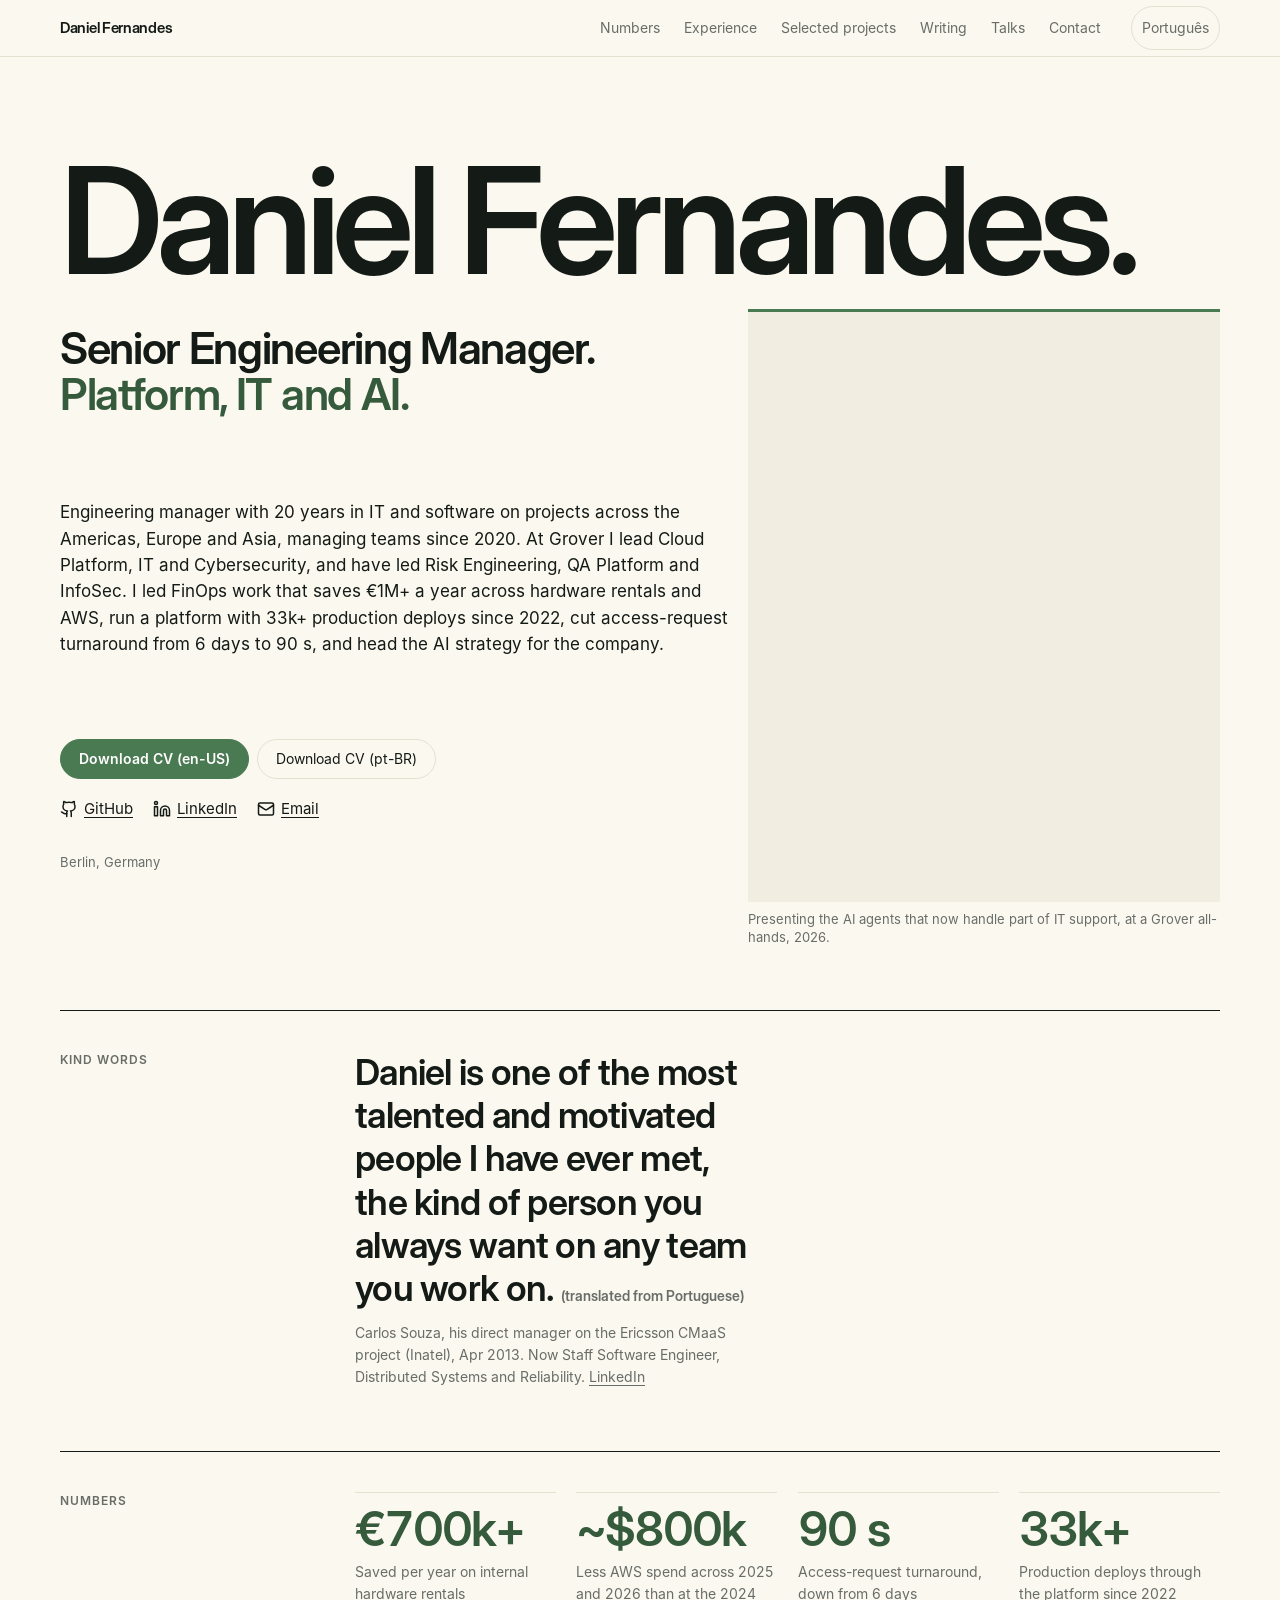
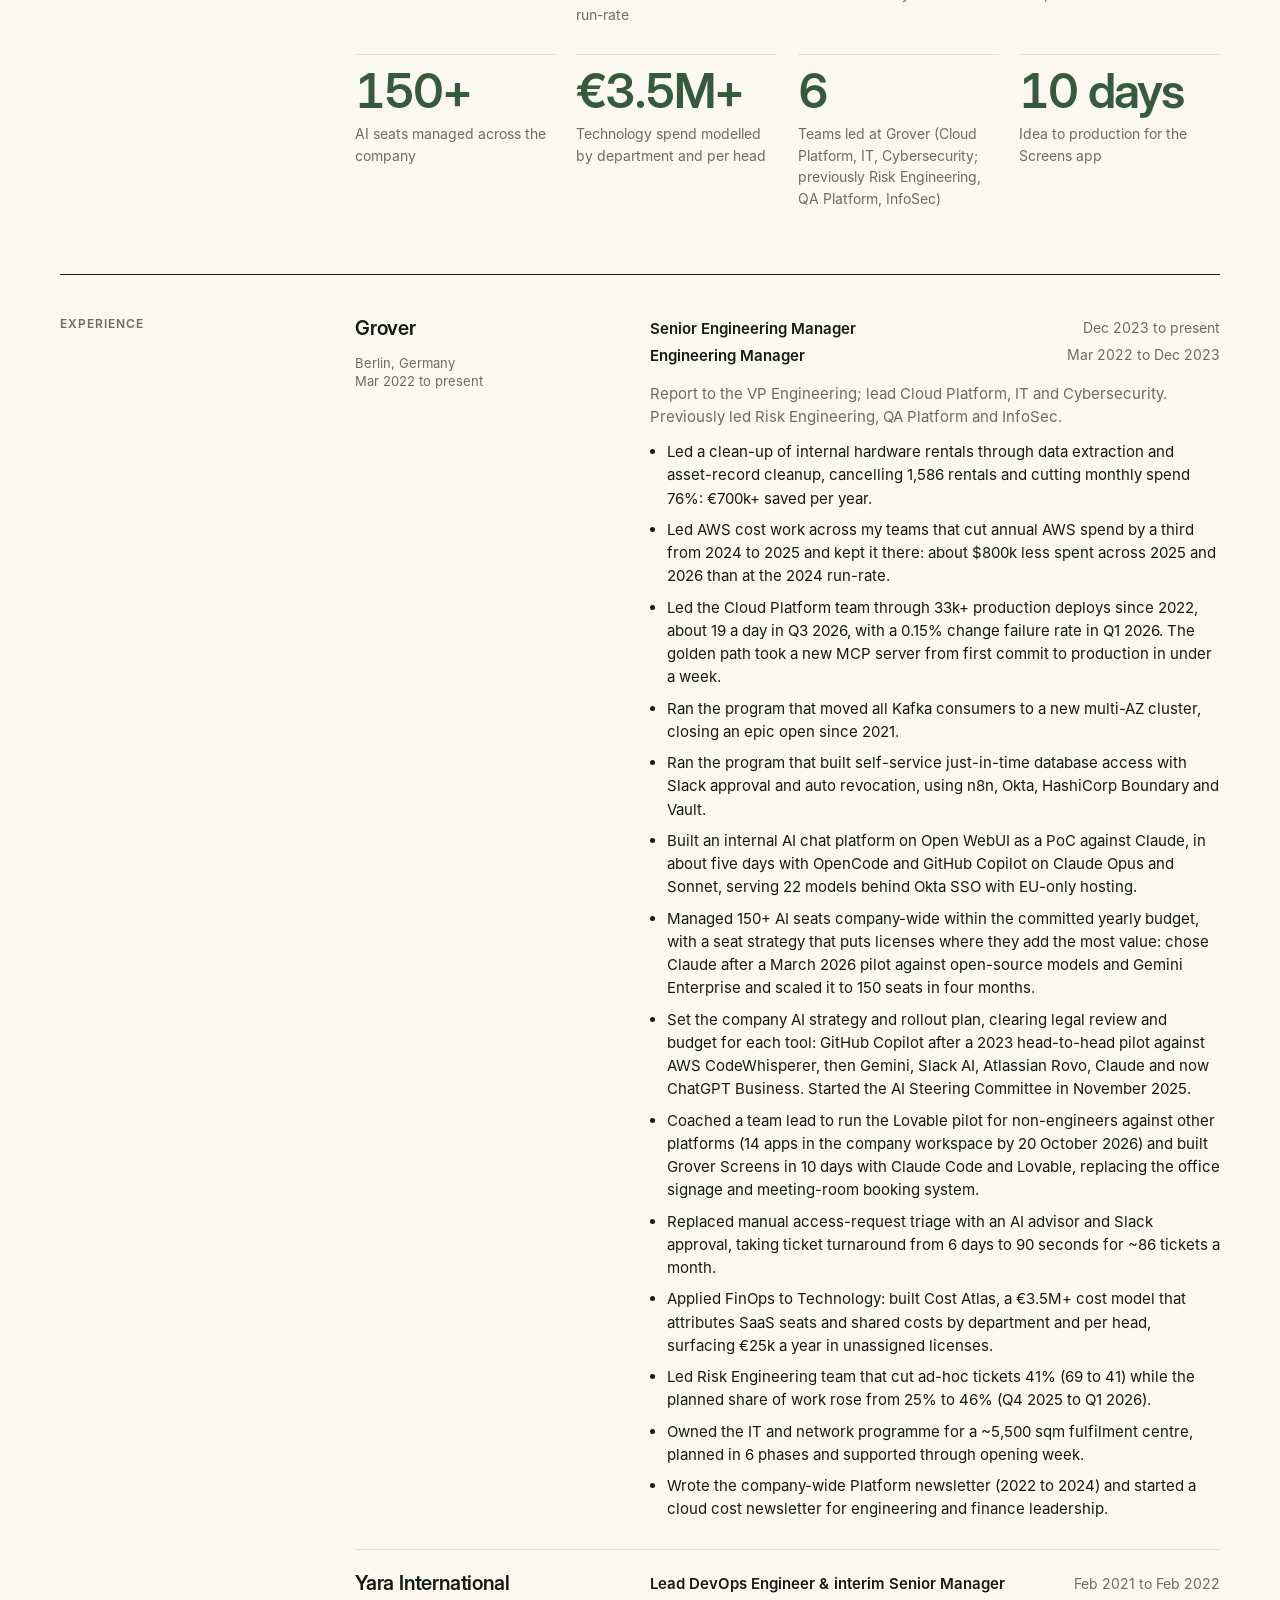
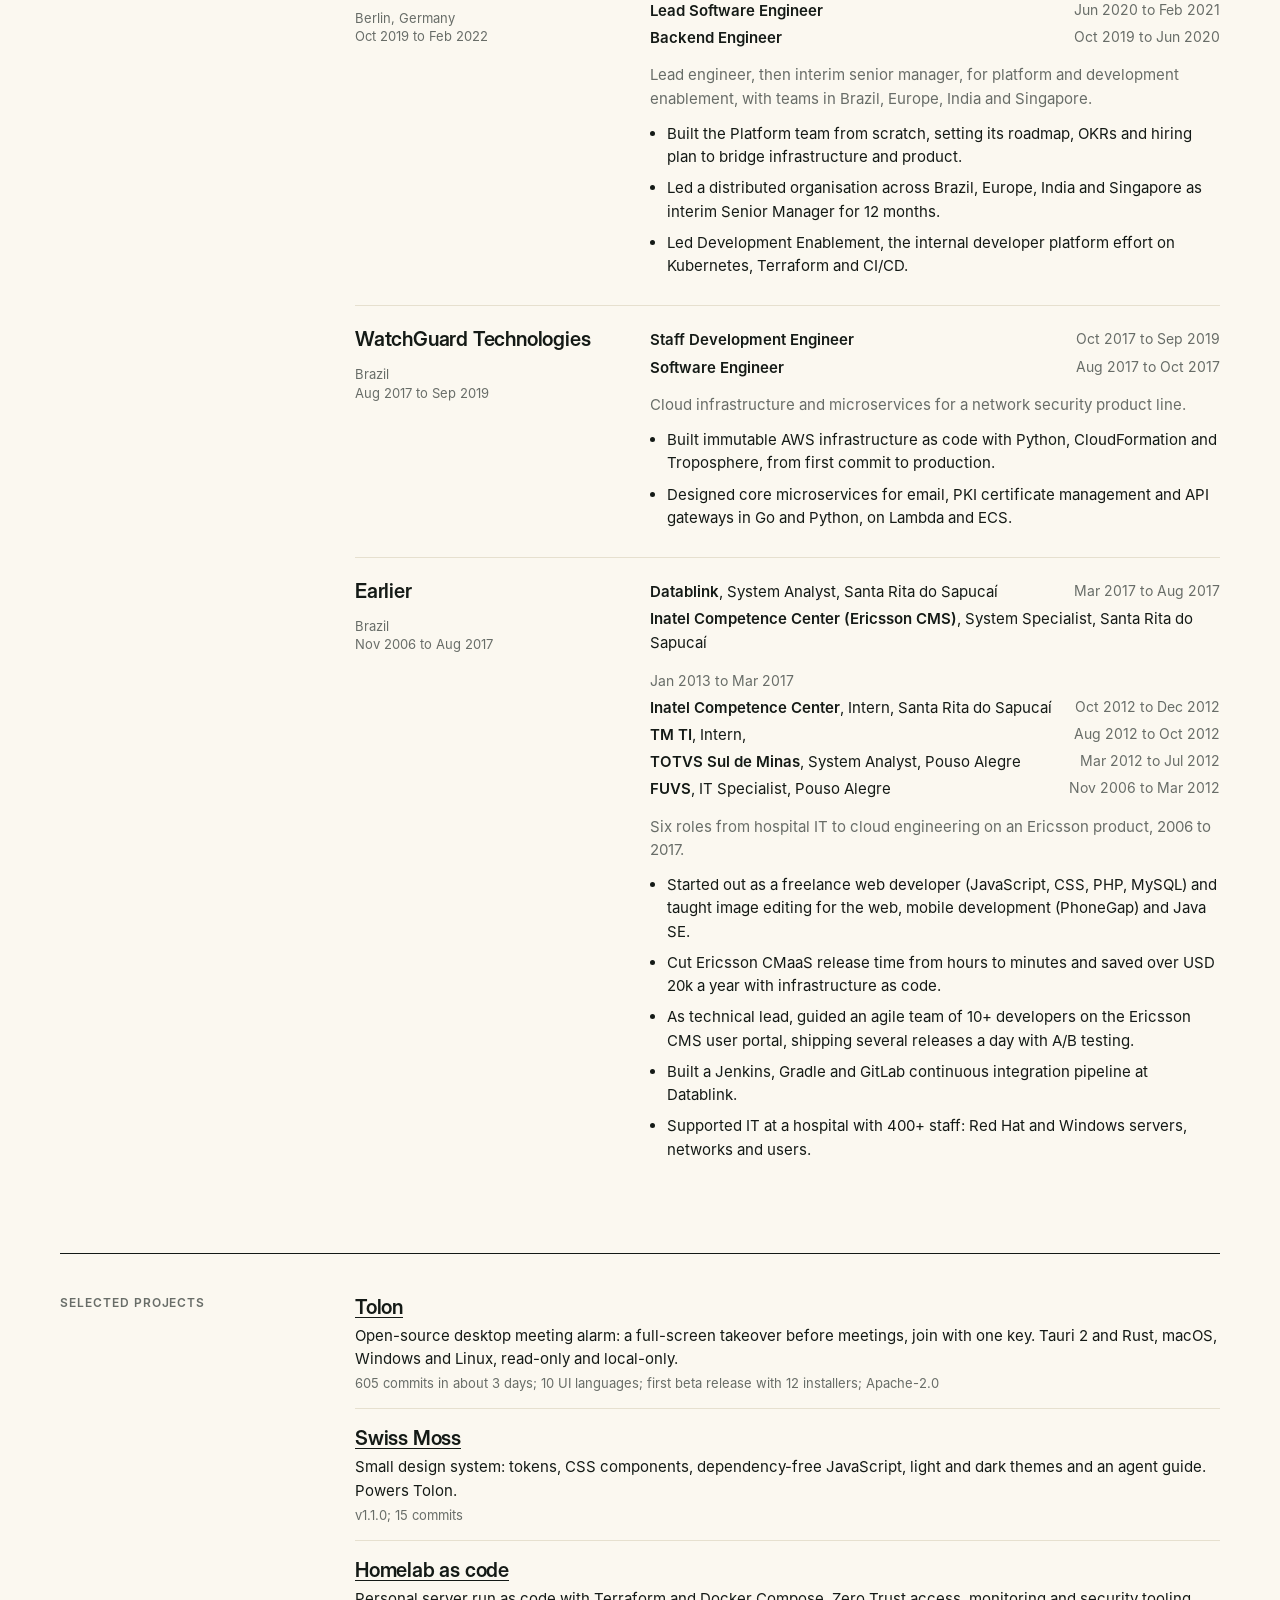
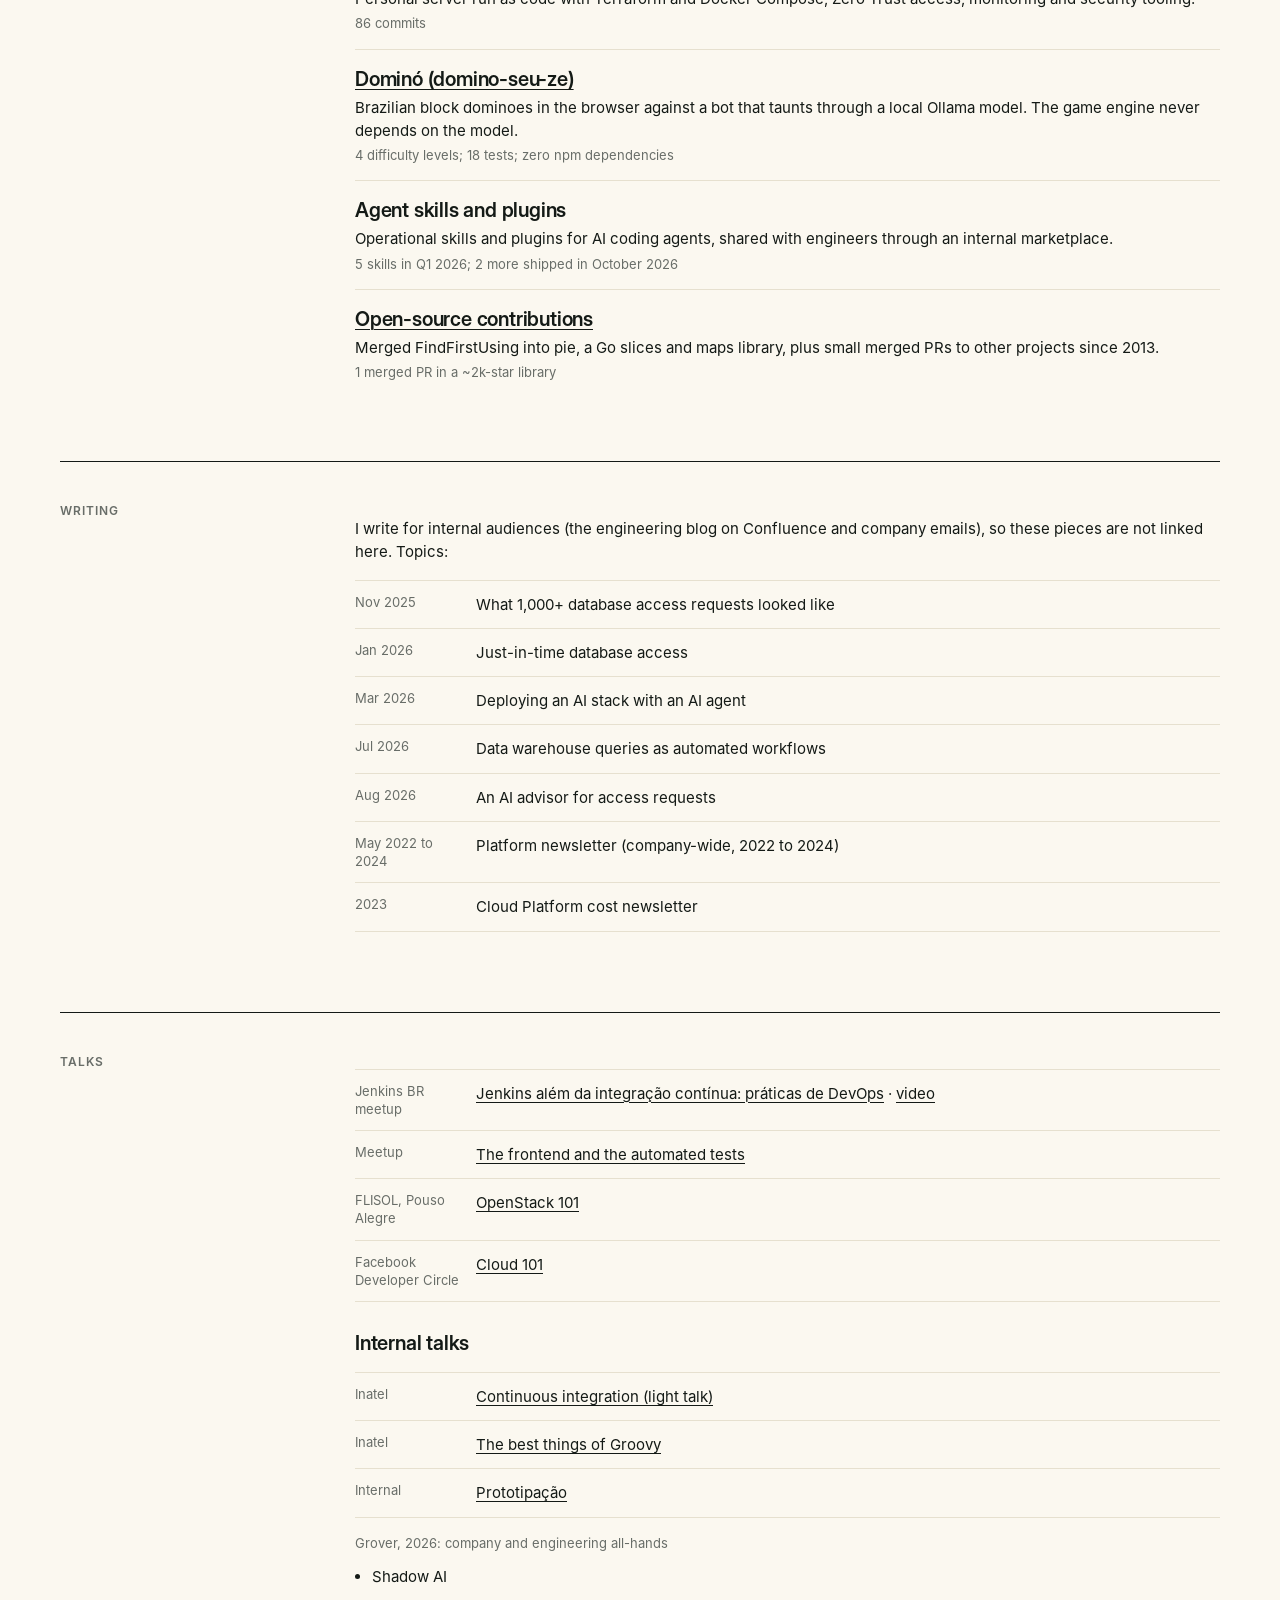
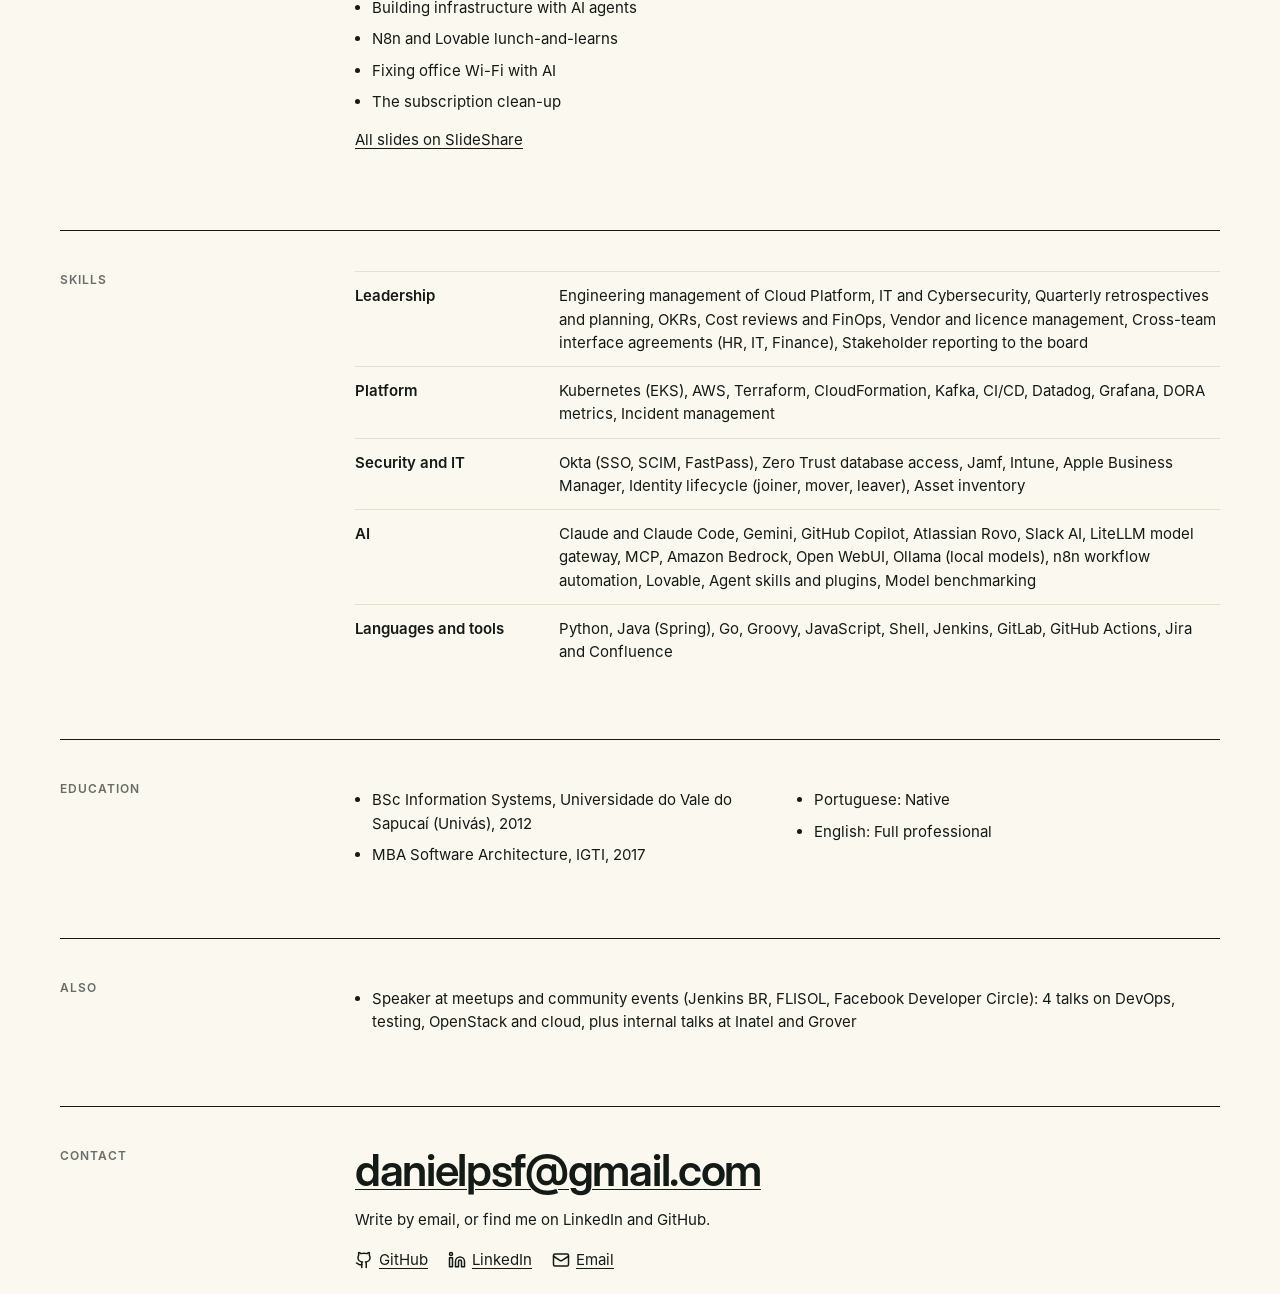
<file: apps/site/web/index.html>
<!doctype html>
<html lang="en-US">
  <head>
    <meta charset="utf-8" />
    <meta name="viewport" content="width=device-width,initial-scale=1,viewport-fit=cover" />
    <title>Daniel Fernandes: Senior Engineering Manager</title>
    <meta
      name="description"
      content="Engineering manager with 20 years in IT and software on projects across the Americas, Europe and Asia, managing teams since 2020."
    />
    <link rel="canonical" href="https://danielpsf.net/" />
    <link rel="alternate" hreflang="en-US" href="https://danielpsf.net/" />
    <link rel="alternate" hreflang="pt-BR" href="https://danielpsf.net/pt/" />
    <link rel="alternate" hreflang="x-default" href="https://danielpsf.net/" />
    <meta name="color-scheme" content="light dark" />
    <meta name="theme-color" content="#FBF8F0" media="(prefers-color-scheme: light)" />
    <meta name="theme-color" content="#121A15" media="(prefers-color-scheme: dark)" />
    <meta name="author" content="Daniel Fernandes" />
    <meta property="og:type" content="profile" />
    <meta property="og:site_name" content="Daniel Fernandes" />
    <meta property="og:title" content="Daniel Fernandes: Senior Engineering Manager" />
    <meta
      property="og:description"
      content="Engineering manager with 20 years in IT and software on projects across the Americas, Europe and Asia, managing teams since 2020."
    />
    <meta property="og:url" content="https://danielpsf.net/" />
    <meta property="og:image" content="https://danielpsf.net/og.jpg" />
    <meta property="og:image:width" content="1200" />
    <meta property="og:image:height" content="630" />
    <meta
      property="og:image:alt"
      content="Daniel Fernandes on stage with a microphone, presenting a talk titled Bots running around the IT department."
    />
    <meta property="og:locale" content="en_US" />
    <meta name="twitter:card" content="summary_large_image" />
    <meta name="twitter:title" content="Daniel Fernandes: Senior Engineering Manager" />
    <meta
      name="twitter:description"
      content="Engineering manager with 20 years in IT and software on projects across the Americas, Europe and Asia, managing teams since 2020."
    />
    <meta name="twitter:image" content="https://danielpsf.net/og.jpg" />
    <meta
      name="twitter:image:alt"
      content="Daniel Fernandes on stage with a microphone, presenting a talk titled Bots running around the IT department."
    />
    <meta property="profile:first_name" content="Daniel" />
    <meta property="profile:last_name" content="Fernandes" />
    <link rel="icon" href="favicon.svg" type="image/svg+xml" />
    <link rel="preload" href="fonts/inter-400.woff2" as="font" type="font/woff2" crossorigin />
    <link rel="preload" href="fonts/inter-display-600.woff2" as="font" type="font/woff2" crossorigin />
    <link rel="stylesheet" href="vendor/swiss-moss/tokens/tokens.css" />
    <link rel="stylesheet" href="vendor/swiss-moss/css/swiss-moss.css" />
    <link rel="stylesheet" href="css/site.css?v=7a4fd43d" />
    <script type="application/ld+json">
      {"@context":"https://schema.org","@type":"ProfilePage","dateModified":"2026-11-02","inLanguage":"en-US","mainEntity":{"@type":"Person","name":"Daniel Fernandes","url":"https://danielpsf.net/","jobTitle":"Senior Engineering Manager","description":"Engineering manager with 20 years in IT and software on projects across the Americas, Europe and Asia, managing teams since 2020.","worksFor":{"@type":"Organization","name":"Grover"},"address":{"@type":"PostalAddress","addressLocality":"Berlin","addressCountry":"DE"},"alumniOf":[{"@type":"CollegeOrUniversity","name":"Universidade do Vale do Sapucaí (Univás)"}],"knowsAbout":["Platform engineering","Cloud infrastructure","IT","Cybersecurity","AI tooling"],"sameAs":["https://github.com/danielpsf","https://linkedin.com/in/danielpedro09"]}}
    </script>
  </head>
  <body>
    <a class="skip" href="#main">Skip to content</a>
    <header class="top">
      <div class="wrap bar">
        <a class="mark" href="#top">Daniel Fernandes</a>
        <button class="menu-btn" type="button" popovertarget="site-menu">
          <span class="ico" aria-hidden="true"></span>Menu
        </button>
        <nav id="site-menu" class="menu" popover aria-label="Primary">
          <a href="#numbers">Numbers</a><a href="#experience">Experience</a><a href="#projects">Selected projects</a
          ><a href="#writing">Writing</a><a href="#talks">Talks</a><a href="#contact">Contact</a>
        </nav>
        <a class="lang" href="pt/" hreflang="pt-BR" lang="pt-BR">Português</a>
      </div>
    </header>
    <main id="main">
      <div class="wrap">
        <section class="hero g" id="top">
          <h1 class="sm-display-xl">Daniel Fernandes.</h1>
          <p class="role sm-display-m">Senior Engineering Manager. <span class="focus">Platform, IT and AI.</span></p>
          <p class="lede sm-lead">
            Engineering manager with 20 years in IT and software on projects across the Americas, Europe and Asia, managing teams since 2020. At Grover I lead Cloud Platform, IT and Cybersecurity, and have led Risk Engineering, QA Platform and InfoSec. I led FinOps work that saves €1M+ a year across hardware rentals and AWS, run a platform with 33k+ production deploys since 2022, cut access-request turnaround from 6 days to 90 s, and head the AI strategy for the company.
          </p>
          <figure class="hero-photo">
            <picture
              ><source
                media="(max-width:899px)"
                type="image/webp"
                srcset="img/talk-portrait-600.webp"
                width="600"
                height="750" />
              <source
                media="(max-width:899px)"
                type="image/jpeg"
                srcset="img/talk-portrait-600.jpg"
                width="600"
                height="750" />
              <source
                type="image/webp"
                srcset="img/talk-640.webp 640w, img/talk-960.webp 960w, img/talk-1280.webp 1280w"
                sizes="(min-width:1240px) 480px, 40vw"
                width="1280"
                height="853" />
              <img
                src="img/talk-1280.jpg"
                width="1280"
                height="853"
                alt="Daniel Fernandes on stage with a microphone, presenting a talk titled Bots running around the IT department."
                loading="eager"
                fetchpriority="high"
                decoding="async"
            /></picture>
            <figcaption class="sm-caption">
              Presenting the AI agents that now handle part of IT support, at a Grover all-hands, 2026.
            </figcaption>
          </figure>
          <div class="hero-links">
            <div class="sm-cluster">
              <a class="sm-btn primary" href="/cv/daniel_cv_enUS.pdf" download="daniel_cv_enUS.pdf">Download CV (en-US)</a
              ><a class="sm-btn" href="/cv/daniel_cv_ptBR.pdf?v=968b4002" download="daniel_cv_ptBR.pdf">Download CV (pt-BR)</a>
            </div>
            <ul class="sm-cluster plain links" role="list">
              <li><a href="https://github.com/danielpsf" rel="me noopener"><svg viewBox="0 0 24 24" fill="none" stroke="currentColor" stroke-width="2" stroke-linecap="round" stroke-linejoin="round" aria-hidden="true" focusable="false"><path d="M15 22v-4a4.8 4.8 0 0 0-1-3.5c3 0 6-2 6-5.5.08-1.25-.27-2.48-1-3.5.28-1.15.28-2.35 0-3.5 0 0-1 0-3 1.5-2.64-.5-5.36-.5-8 0C6 2 5 2 5 2c-.3 1.15-.3 2.35 0 3.5A5.403 5.403 0 0 0 4 9c0 3.5 3 5.5 6 5.5-.39.49-.68 1.05-.85 1.65-.17.6-.22 1.23-.15 1.85v4"/><path d="M9 18c-4.51 2-5-2-7-2"/></svg>GitHub</a></li>
              <li><a href="https://linkedin.com/in/danielpedro09" rel="me noopener"><svg viewBox="0 0 24 24" fill="none" stroke="currentColor" stroke-width="2" stroke-linecap="round" stroke-linejoin="round" aria-hidden="true" focusable="false"><path d="M16 8a6 6 0 0 1 6 6v7h-4v-7a2 2 0 0 0-2-2 2 2 0 0 0-2 2v7h-4v-7a6 6 0 0 1 6-6z"/><rect width="4" height="12" x="2" y="9"/><circle cx="4" cy="4" r="2"/></svg>LinkedIn</a></li>
              <li><a href="mailto:danielpsf@gmail.com"><svg viewBox="0 0 24 24" fill="none" stroke="currentColor" stroke-width="2" stroke-linecap="round" stroke-linejoin="round" aria-hidden="true" focusable="false"><rect width="20" height="16" x="2" y="4" rx="2"/><path d="m22 7-8.97 5.7a1.94 1.94 0 0 1-2.06 0L2 7"/></svg>Email</a></li>
            </ul>
            <p class="sm-caption">Berlin, Germany</p>
          </div>
        </section>
        <section class="sec" id="kind">
          <div class="g">
            <h2 class="lbl">Kind words</h2>
            <div class="body">
              <figure class="quote">
                <blockquote>
                  <p>
                    Daniel is one of the most talented and motivated people I have ever met, the kind of person you
                    always want on any team you work on. <span class="note">(translated from Portuguese)</span>
                  </p>
                </blockquote>
                <figcaption>
                  Carlos Souza, his direct manager on the Ericsson CMaaS project (Inatel), Apr 2013. Now Staff Software
                  Engineer, Distributed Systems and Reliability.
                  <a href="https://www.linkedin.com/in/danielpedro09/details/recommendations/" rel="noopener"
                    >LinkedIn</a
                  >
                </figcaption>
              </figure>
            </div>
          </div>
        </section>
        <section class="sec" id="numbers">
          <div class="g">
            <h2 class="lbl">Numbers</h2>
            <ul class="figs" role="list">
              <li>
                <p class="fig-v">€700k+</p>
                <p class="fig-l">Saved per year on internal hardware rentals</p>
              </li>
              <li>
                <p class="fig-v">~$800k</p>
                <p class="fig-l">Less AWS spend across 2025 and 2026 than at the 2024 run-rate</p>
              </li>
              <li>
                <p class="fig-v">90 s</p>
                <p class="fig-l">Access-request turnaround, down from 6 days</p>
              </li>
              <li>
                <p class="fig-v">33k+</p>
                <p class="fig-l">Production deploys through the platform since 2022</p>
              </li>
              <li>
                <p class="fig-v">150+</p>
                <p class="fig-l">AI seats managed across the company</p>
              </li>
              <li>
                <p class="fig-v">€3.5M+</p>
                <p class="fig-l">Technology spend modelled by department and per head</p>
              </li>
              <li>
                <p class="fig-v">6</p>
                <p class="fig-l">
                  Teams led at Grover (Cloud Platform, IT, Cybersecurity; previously Risk Engineering, QA Platform,
                  InfoSec)
                </p>
              </li>
              <li>
                <p class="fig-v">10 days</p>
                <p class="fig-l">Idea to production for the Screens app</p>
              </li>
            </ul>
          </div>
        </section>
        <section class="sec" id="experience">
          <div class="g">
            <h2 class="lbl">Experience</h2>
            <div class="body">
              <article class="job">
                <header>
                  <h3 class="sm-heading">Grover</h3>
                  <p class="sm-caption">Berlin, Germany<br />Mar 2022 to present</p>
                </header>
                <div>
                  <ul class="roles" role="list">
                    <li><strong>Senior Engineering Manager</strong><span class="per">Dec 2023 to present</span></li>
                    <li><strong>Engineering Manager</strong><span class="per">Mar 2022 to Dec 2023</span></li>
                  </ul>
                  <p class="scope">
                    Report to the VP Engineering; lead Cloud Platform, IT and Cybersecurity. Previously led Risk
                    Engineering, QA Platform and InfoSec.
                  </p>
                  <ul class="bul">
                    <li>
                      Led a clean-up of internal hardware rentals through data extraction and asset-record cleanup, cancelling 1,586 rentals and cutting monthly spend 76%: €700k+ saved per year.
                    </li>
                    <li>
                      Led AWS cost work across my teams that cut annual AWS spend by a third from 2024 to 2025 and kept it there: about $800k less spent across 2025 and 2026 than at the 2024 run-rate.
                    </li>
                    <li>
                      Led the Cloud Platform team through 33k+ production deploys since 2022, about 19 a day in Q3 2026, with a 0.15% change failure rate in Q1 2026. The golden path took a new MCP server from first commit to production in under a week.
                    </li>
                    <li>
                      Ran the program that moved all Kafka consumers to a new multi-AZ cluster, closing an epic open since 2021.
                    </li>
                    <li>
                      Ran the program that built self-service just-in-time database access with Slack approval and auto revocation, using n8n, Okta, HashiCorp Boundary and Vault.
                    </li>
                    <li>
                      Built an internal AI chat platform on Open WebUI as a PoC against Claude, in about five days with OpenCode and GitHub Copilot on Claude Opus and Sonnet, serving 22 models behind Okta SSO with EU-only hosting.
                    </li>
                    <li>
                      Managed 150+ AI seats company-wide within the committed yearly budget, with a seat strategy that puts licenses where they add the most value: chose Claude after a March 2026 pilot against open-source models and Gemini Enterprise and scaled it to 150 seats in four months.
                    </li>
                    <li>
                      Set the company AI strategy and rollout plan, clearing legal review and budget for each tool: GitHub Copilot after a 2023 head-to-head pilot against AWS CodeWhisperer, then Gemini, Slack AI, Atlassian Rovo, Claude and now ChatGPT Business. Started the AI Steering Committee in November 2025.
                    </li>
                    <li>
                      Coached a team lead to run the Lovable pilot for non-engineers against other platforms (14 apps in the company workspace by 20 October 2026)
                      and built Grover Screens in 10 days with Claude Code and Lovable, replacing the office signage and meeting-room booking system.
                    </li>
                    <li>
                      Replaced manual access-request triage with an AI advisor and Slack approval, taking ticket
                      turnaround from 6 days to 90 seconds for ~86 tickets a month.
                    </li>
                    <li>
                      Applied FinOps to Technology: built Cost Atlas, a €3.5M+ cost model that attributes SaaS seats and shared costs by department and per head, surfacing €25k a year in unassigned licenses.
                    </li>
                    <li>
                      Led Risk Engineering team that cut ad-hoc tickets 41% (69 to 41) while the planned share of work
                      rose from 25% to 46% (Q4 2025 to Q1 2026).
                    </li>
                    <li>
                      Owned the IT and network programme for a ~5,500 sqm fulfilment centre, planned in 6 phases and
                      supported through opening week.
                    </li>
                    <li>
                      Wrote the company-wide Platform newsletter (2022 to 2024) and started a cloud cost newsletter for
                      engineering and finance leadership.
                    </li>
                  </ul>
                </div>
              </article>
              <article class="job">
                <header>
                  <h3 class="sm-heading">Yara International</h3>
                  <p class="sm-caption">Berlin, Germany<br />Oct 2019 to Feb 2022</p>
                </header>
                <div>
                  <ul class="roles" role="list">
                    <li>
                      <strong class="mid" title="Lead DevOps Engineer &amp; interim Senior Manager"><span>Lead DevOps Engineer &amp;</span> <span>interim Senior Manager</span></strong
                      ><span class="per">Feb 2021 to Feb 2022</span>
                    </li>
                    <li><strong>Lead Software Engineer</strong><span class="per">Jun 2020 to Feb 2021</span></li>
                    <li><strong>Backend Engineer</strong><span class="per">Oct 2019 to Jun 2020</span></li>
                  </ul>
                  <p class="scope">
                    Lead engineer, then interim senior manager, for platform and development enablement, with teams in
                    Brazil, Europe, India and Singapore.
                  </p>
                  <ul class="bul">
                    <li>
                      Built the Platform team from scratch, setting its roadmap, OKRs and hiring plan to bridge
                      infrastructure and product.
                    </li>
                    <li>
                      Led a distributed organisation across Brazil, Europe, India and Singapore as interim Senior
                      Manager for 12 months.
                    </li>
                    <li>
                      Led Development Enablement, the internal developer platform effort on Kubernetes, Terraform and
                      CI/CD.
                    </li>
                  </ul>
                </div>
              </article>
              <article class="job">
                <header>
                  <h3 class="sm-heading">WatchGuard Technologies</h3>
                  <p class="sm-caption">Brazil<br />Aug 2017 to Sep 2019</p>
                </header>
                <div>
                  <ul class="roles" role="list">
                    <li><strong>Staff Development Engineer</strong><span class="per">Oct 2017 to Sep 2019</span></li>
                    <li><strong>Software Engineer</strong><span class="per">Aug 2017 to Oct 2017</span></li>
                  </ul>
                  <p class="scope">Cloud infrastructure and microservices for a network security product line.</p>
                  <ul class="bul">
                    <li>
                      Built immutable AWS infrastructure as code with Python, CloudFormation and Troposphere, from first
                      commit to production.
                    </li>
                    <li>
                      Designed core microservices for email, PKI certificate management and API gateways in Go and
                      Python, on Lambda and ECS.
                    </li>
                  </ul>
                </div>
              </article>
              <article class="job">
                <header>
                  <h3 class="sm-heading">Earlier</h3>
                  <p class="sm-caption">Brazil<br />Nov 2006 to Aug 2017</p>
                </header>
                <div>
                  <ul class="roles" role="list">
                    <li>
                      <span><strong>Datablink</strong>, System Analyst, Santa Rita do Sapucaí</span
                      ><span class="per">Mar 2017 to Aug 2017</span>
                    </li>
                    <li>
                      <span
                        ><strong>Inatel Competence Center (Ericsson CMS)</strong>, System Specialist, Santa Rita do
                        Sapucaí</span
                      ><span class="per">Jan 2013 to Mar 2017</span>
                    </li>
                    <li>
                      <span><strong>Inatel Competence Center</strong>, Intern, Santa Rita do Sapucaí</span
                      ><span class="per">Oct 2012 to Dec 2012</span>
                    </li>
                    <li>
                      <span><strong>TM TI</strong>, Intern, </span><span class="per">Aug 2012 to Oct 2012</span>
                    </li>
                    <li>
                      <span><strong>TOTVS Sul de Minas</strong>, System Analyst, Pouso Alegre</span
                      ><span class="per">Mar 2012 to Jul 2012</span>
                    </li>
                    <li>
                      <span><strong>FUVS</strong>, IT Specialist, Pouso Alegre</span
                      ><span class="per">Nov 2006 to Mar 2012</span>
                    </li>
                  </ul>
                  <p class="scope">
                    Six roles from hospital IT to cloud engineering on an Ericsson product, 2006 to 2017.
                  </p>
                  <ul class="bul">
                    <li>
                      Started out as a freelance web developer (JavaScript, CSS, PHP, MySQL) and taught image editing
                      for the web, mobile development (PhoneGap) and Java SE.
                    </li>
                    <li>
                      Cut Ericsson CMaaS release time from hours to minutes and saved over USD 20k a year with
                      infrastructure as code.
                    </li>
                    <li>
                      As technical lead, guided an agile team of 10+ developers on the Ericsson CMS user portal, shipping several releases a day with A/B testing.
                    </li>
                    <li>Built a Jenkins, Gradle and GitLab continuous integration pipeline at Datablink.</li>
                    <li>
                      Supported IT at a hospital with 400+ staff: Red Hat and Windows servers, networks and users.
                    </li>
                  </ul>
                </div>
              </article>
            </div>
          </div>
        </section>
        <section class="sec" id="projects">
          <div class="g">
            <h2 class="lbl">Selected projects</h2>
            <ul class="body projs" role="list">
              <li>
                <h3 class="sm-heading"><a href="https://github.com/danielpsf/tolon" rel="noopener">Tolon</a></h3>
                <p>
                  Open-source desktop meeting alarm: a full-screen takeover before meetings, join with one key. Tauri 2
                  and Rust, macOS, Windows and Linux, read-only and local-only.
                </p>
                <p class="sm-caption">
                  605 commits in about 3 days; 10 UI languages; first beta release with 12 installers; Apache-2.0
                </p>
              </li>
              <li>
                <h3 class="sm-heading">
                  <a href="https://danielpsf.github.io/swiss-moss/" rel="noopener">Swiss Moss</a>
                </h3>
                <p>
                  Small design system: tokens, CSS components, dependency-free JavaScript, light and dark themes and an
                  agent guide. Powers Tolon.
                </p>
                <p class="sm-caption">v1.1.0; 15 commits</p>
              </li>
              <li>
                <h3 class="sm-heading"><a href="https://github.com/danielpsf/homelab" rel="noopener">Homelab as code</a></h3>
                <p>
                  Personal server run as code with Terraform and Docker Compose, Zero Trust access, monitoring and
                  security tooling.
                </p>
                <p class="sm-caption">86 commits</p>
              </li>
              <li>
                <h3 class="sm-heading">
                  <a href="https://github.com/danielpsf/domino-seu-ze" rel="noopener">Dominó (domino-seu-ze)</a>
                </h3>
                <p>
                  Brazilian block dominoes in the browser against a bot that taunts through a local Ollama model. The
                  game engine never depends on the model.
                </p>
                <p class="sm-caption">4 difficulty levels; 18 tests; zero npm dependencies</p>
              </li>
              <li>
                <h3 class="sm-heading">Agent skills and plugins</h3>
                <p>
                  Operational skills and plugins for AI coding agents, shared with engineers through an internal
                  marketplace.
                </p>
                <p class="sm-caption">5 skills in Q1 2026; 2 more shipped in October 2026</p>
              </li>
              <li>
                <h3 class="sm-heading">
                  <a href="https://github.com/elliotchance/pie/pull/140" rel="noopener">Open-source contributions</a>
                </h3>
                <p>
                  Merged FindFirstUsing into pie, a Go slices and maps library, plus small merged PRs to other projects
                  since 2013.
                </p>
                <p class="sm-caption">1 merged PR in a ~2k-star library</p>
              </li>
            </ul>
          </div>
        </section>
        <section class="sec" id="writing">
          <div class="g">
            <h2 class="lbl">Writing</h2>
            <div class="body">
              <p>
                I write for internal audiences (the engineering blog on Confluence and company emails), so these pieces
                are not linked here. Topics:
              </p>
              <ul class="rows" role="list">
                <li>
                  <span class="sm-caption">Nov 2025</span><span>What 1,000+ database access requests looked like</span>
                </li>
                <li><span class="sm-caption">Jan 2026</span><span>Just-in-time database access</span></li>
                <li><span class="sm-caption">Mar 2026</span><span>Deploying an AI stack with an AI agent</span></li>
                <li>
                  <span class="sm-caption">Jul 2026</span><span>Data warehouse queries as automated workflows</span>
                </li>
                <li><span class="sm-caption">Aug 2026</span><span>An AI advisor for access requests</span></li>
                <li>
                  <span class="sm-caption">May 2022 to 2024</span
                  ><span>Platform newsletter (company-wide, 2022 to 2024)</span>
                </li>
                <li><span class="sm-caption">2023</span><span>Cloud Platform cost newsletter</span></li>
              </ul>
            </div>
          </div>
        </section>
        <section class="sec" id="talks">
          <div class="g">
            <h2 class="lbl">Talks</h2>
            <div class="body">
              <ul class="rows pj" role="list">
                <li>
                  <span class="sm-caption m">Jenkins BR meetup</span
                  ><span
                    ><a
                      href="https://www.slideshare.net/slideshow/light-talk-meet-up-jenkinsbr-2013-jenkins-alm-da-integrao-contnua-prticas-de-devops/29049214"
                      rel="noopener"
                      >Jenkins além da integração contínua: práticas de DevOps</a
                    > · <a href="https://www.youtube.com/watch?v=B6O4QnNBhys" rel="noopener">video</a></span
                  >
                </li>
                <li>
                  <span class="sm-caption m">Meetup</span
                  ><span
                    ><a
                      href="https://www.slideshare.net/slideshow/the-frontend-and-the-automated-tests-51347442/51347442"
                      rel="noopener"
                      >The frontend and the automated tests</a
                    ></span
                  >
                </li>
                <li>
                  <span class="sm-caption m">FLISOL, Pouso Alegre</span
                  ><span
                    ><a href="https://www.slideshare.net/slideshow/openstack-101-74729543/74729543" rel="noopener"
                      >OpenStack 101</a
                    ></span
                  >
                </li>
                <li>
                  <span class="sm-caption m">Facebook Developer Circle</span
                  ><span
                    ><a
                      href="https://www.slideshare.net/slideshow/facebook-dev-circle-cloud-101/74634896"
                      rel="noopener"
                      >Cloud 101</a
                    ></span
                  >
                </li>
              </ul>
              <h3 class="sm-heading sub">Internal talks</h3>
              <ul class="rows pj" role="list">
                <li>
                  <span class="sm-caption m">Inatel</span
                  ><span
                    ><a
                      href="https://www.slideshare.net/slideshow/continuous-integration-light-talk/29068292"
                      rel="noopener"
                      >Continuous integration (light talk)</a
                    ></span
                  >
                </li>
                <li>
                  <span class="sm-caption m">Inatel</span
                  ><span
                    ><a href="https://www.slideshare.net/slideshow/the-best-things-of-groovy/74635420" rel="noopener"
                      >The best things of Groovy</a
                    ></span
                  >
                </li>
                <li>
                  <span class="sm-caption m">Internal</span
                  ><span
                    ><a href="https://www.slideshare.net/slideshow/prototipao/4040329" rel="noopener"
                      >Prototipação</a
                    ></span
                  >
                </li>
              </ul>
              <p class="sm-caption">Grover, 2026: company and engineering all-hands</p>
              <ul class="bul">
                <li>Shadow AI</li>
                <li>Building infrastructure with AI agents</li>
                <li>N8n and Lovable lunch-and-learns</li>
                <li>Fixing office Wi-Fi with AI</li>
                <li>The subscription clean-up</li>
              </ul>
              <p><a href="https://www.slideshare.net/DanielPSF" rel="noopener">All slides on SlideShare</a></p>
            </div>
          </div>
        </section>
        <section class="sec" id="skills">
          <div class="g">
            <h2 class="lbl">Skills</h2>
            <dl class="body skills">
              <div>
                <dt>Leadership</dt>
                <dd>
                  Engineering management of Cloud Platform, IT and Cybersecurity, Quarterly retrospectives and planning, OKRs, Cost reviews
                  and FinOps, Vendor and licence management, Cross-team interface agreements (HR, IT, Finance),
                  Stakeholder reporting to the board
                </dd>
              </div>
              <div>
                <dt>Platform</dt>
                <dd>
                  Kubernetes (EKS), AWS, Terraform, CloudFormation, Kafka, CI/CD, Datadog, Grafana, DORA metrics,
                  Incident management
                </dd>
              </div>
              <div>
                <dt>Security and IT</dt>
                <dd>
                  Okta (SSO, SCIM, FastPass), Zero Trust database access, Jamf, Intune, Apple Business Manager, Identity
                  lifecycle (joiner, mover, leaver), Asset inventory
                </dd>
              </div>
              <div>
                <dt>AI</dt>
                <dd>
                  Claude and Claude Code, Gemini, GitHub Copilot, Atlassian Rovo, Slack AI, LiteLLM model gateway, MCP,
                  Amazon Bedrock, Open WebUI, Ollama (local models), n8n workflow automation, Lovable, Agent skills and
                  plugins, Model benchmarking
                </dd>
              </div>
              <div>
                <dt>Languages and tools</dt>
                <dd>
                  Python, Java (Spring), Go, Groovy, JavaScript, Shell, Jenkins, GitLab, GitHub
                  Actions, Jira and Confluence
                </dd>
              </div>
            </dl>
          </div>
        </section>
        <section class="sec" id="education">
          <div class="g">
            <h2 class="lbl">Education</h2>
            <div class="body two">
              <ul class="bul">
                <li>BSc Information Systems, Universidade do Vale do Sapucaí (Univás), 2012</li>
                <li>MBA Software Architecture, IGTI, 2017</li>
              </ul>
              <ul class="bul">
                <li>Portuguese: Native</li>
                <li>English: Full professional</li>
              </ul>
            </div>
          </div>
        </section>
        <section class="sec" id="also">
          <div class="g">
            <h2 class="lbl">Also</h2>
            <div class="body">
              <ul class="bul">
                <li>
                  Speaker at meetups and community events (Jenkins BR, FLISOL, Facebook Developer Circle): 4 talks on DevOps, testing, OpenStack and cloud, plus internal talks at Inatel and Grover
                </li>
              </ul>
            </div>
          </div>
        </section>
        <section class="sec" id="contact">
          <div class="g">
            <h2 class="lbl">Contact</h2>
            <div class="body">
              <p class="sm-display-m"><a href="mailto:danielpsf@gmail.com">danielpsf@gmail.com</a></p>
              <p>Write by email, or find me on LinkedIn and GitHub.</p>
              <ul class="sm-cluster plain links" role="list">
                <li><a href="https://github.com/danielpsf" rel="me noopener"><svg viewBox="0 0 24 24" fill="none" stroke="currentColor" stroke-width="2" stroke-linecap="round" stroke-linejoin="round" aria-hidden="true" focusable="false"><path d="M15 22v-4a4.8 4.8 0 0 0-1-3.5c3 0 6-2 6-5.5.08-1.25-.27-2.48-1-3.5.28-1.15.28-2.35 0-3.5 0 0-1 0-3 1.5-2.64-.5-5.36-.5-8 0C6 2 5 2 5 2c-.3 1.15-.3 2.35 0 3.5A5.403 5.403 0 0 0 4 9c0 3.5 3 5.5 6 5.5-.39.49-.68 1.05-.85 1.65-.17.6-.22 1.23-.15 1.85v4"/><path d="M9 18c-4.51 2-5-2-7-2"/></svg>GitHub</a></li>
                <li><a href="https://linkedin.com/in/danielpedro09" rel="me noopener"><svg viewBox="0 0 24 24" fill="none" stroke="currentColor" stroke-width="2" stroke-linecap="round" stroke-linejoin="round" aria-hidden="true" focusable="false"><path d="M16 8a6 6 0 0 1 6 6v7h-4v-7a2 2 0 0 0-2-2 2 2 0 0 0-2 2v7h-4v-7a6 6 0 0 1 6-6z"/><rect width="4" height="12" x="2" y="9"/><circle cx="4" cy="4" r="2"/></svg>LinkedIn</a></li>
                <li><a href="mailto:danielpsf@gmail.com"><svg viewBox="0 0 24 24" fill="none" stroke="currentColor" stroke-width="2" stroke-linecap="round" stroke-linejoin="round" aria-hidden="true" focusable="false"><rect width="20" height="16" x="2" y="4" rx="2"/><path d="m22 7-8.97 5.7a1.94 1.94 0 0 1-2.06 0L2 7"/></svg>Email</a></li>
              </ul>
            </div>
          </div>
        </section>
      </div>
    </main>
    <footer class="foot wrap">
      <p>Built with Swiss Moss (Apache-2.0) and set in Inter (SIL OFL 1.1). No cookies, no analytics, no tracking.</p>
      <p>
        <a href="vendor/swiss-moss/LICENSE">Swiss Moss Licences</a> ·
        <a href="fonts/OFL-1.1-Inter.txt">Inter OFL 1.1</a> · <a href="NOTICE.txt">NOTICE</a>
      </p>
    </footer>
    <script src="js/menu.js?v=dd1b5cc5" defer></script>
  </body>
</html>
</file>
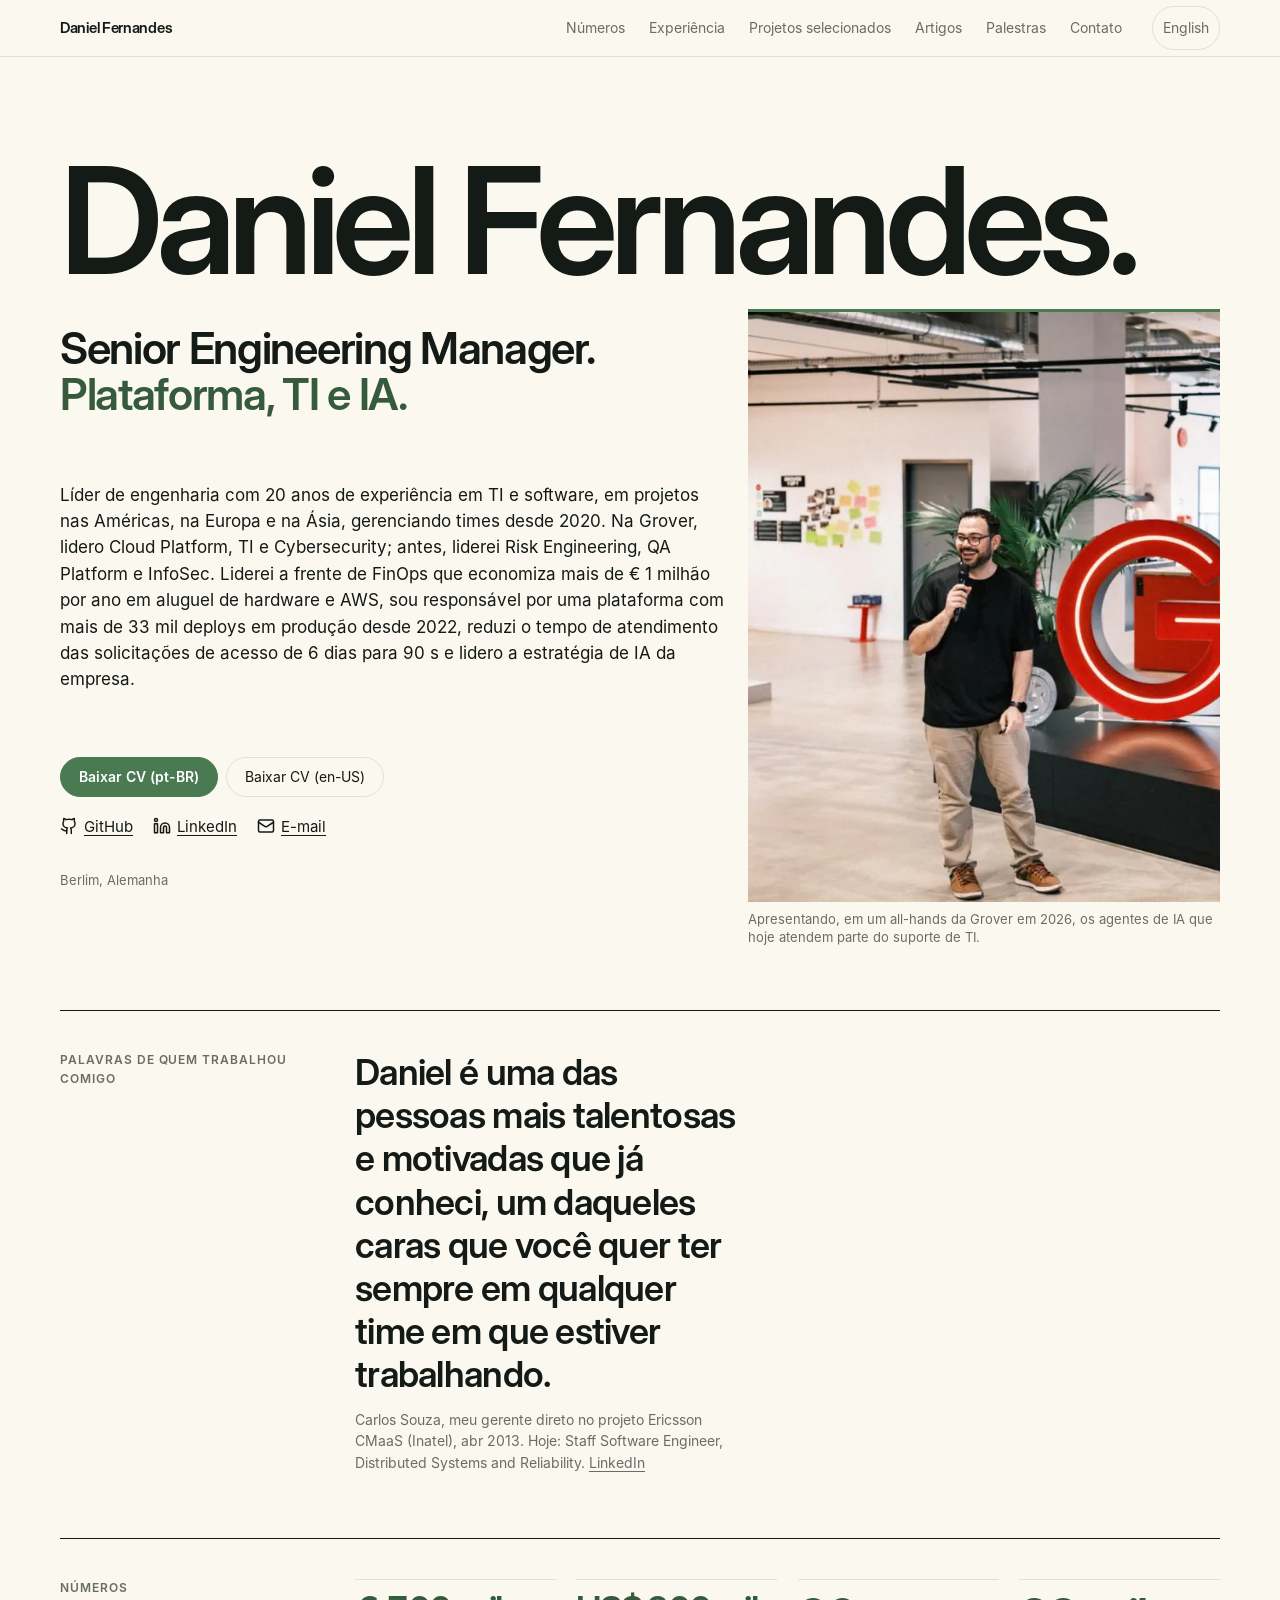
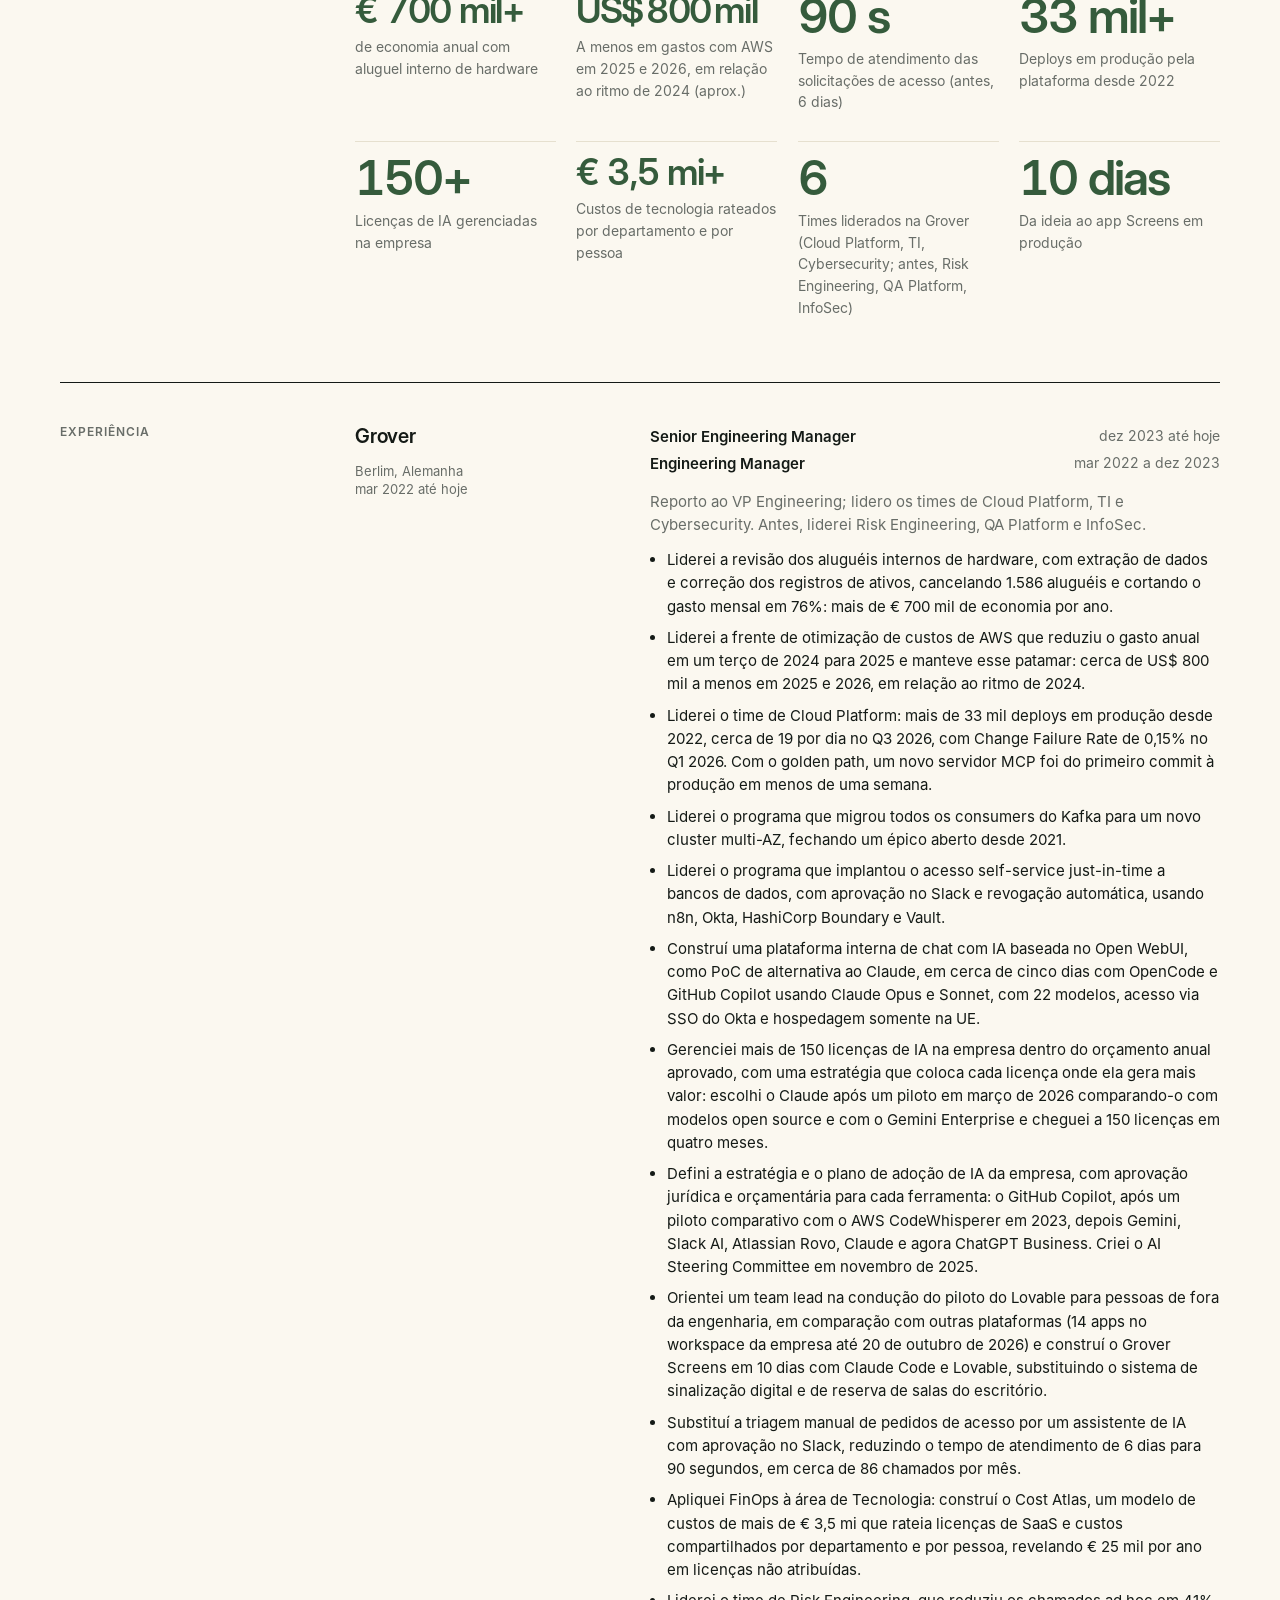
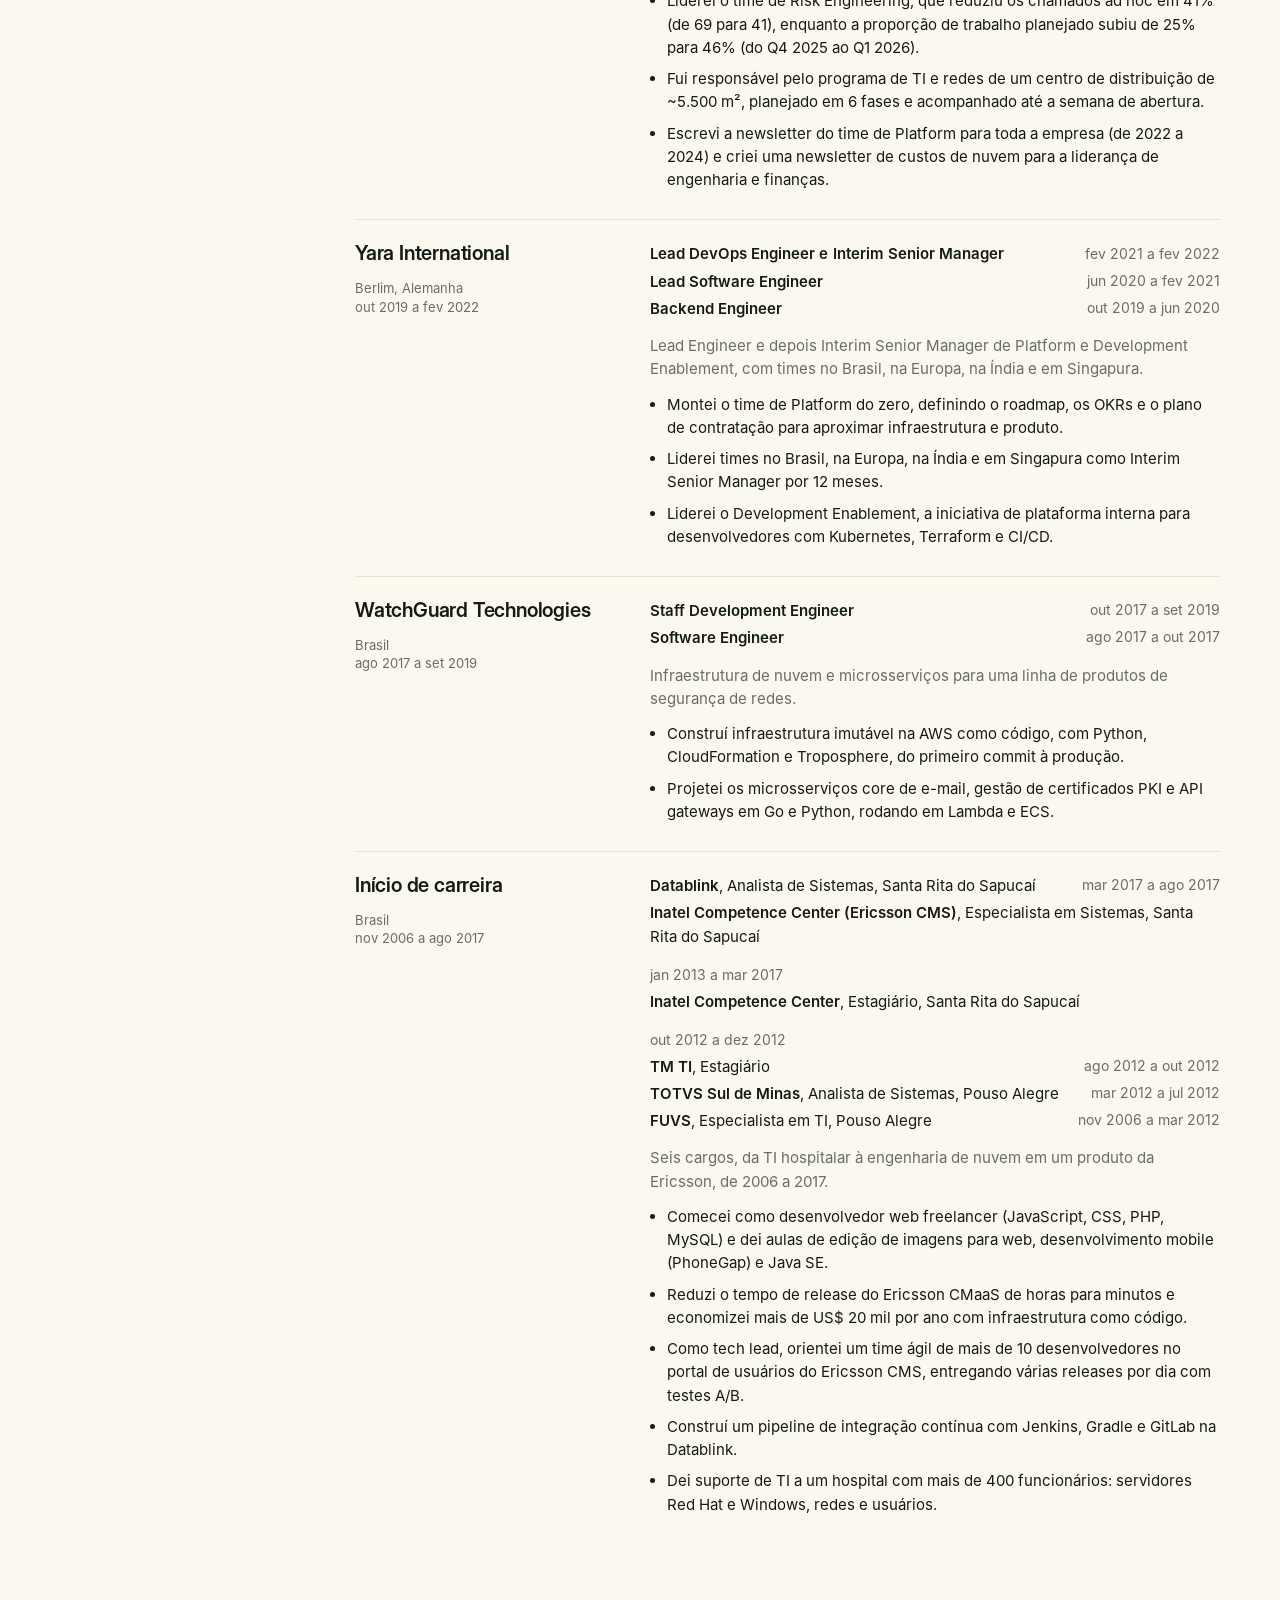
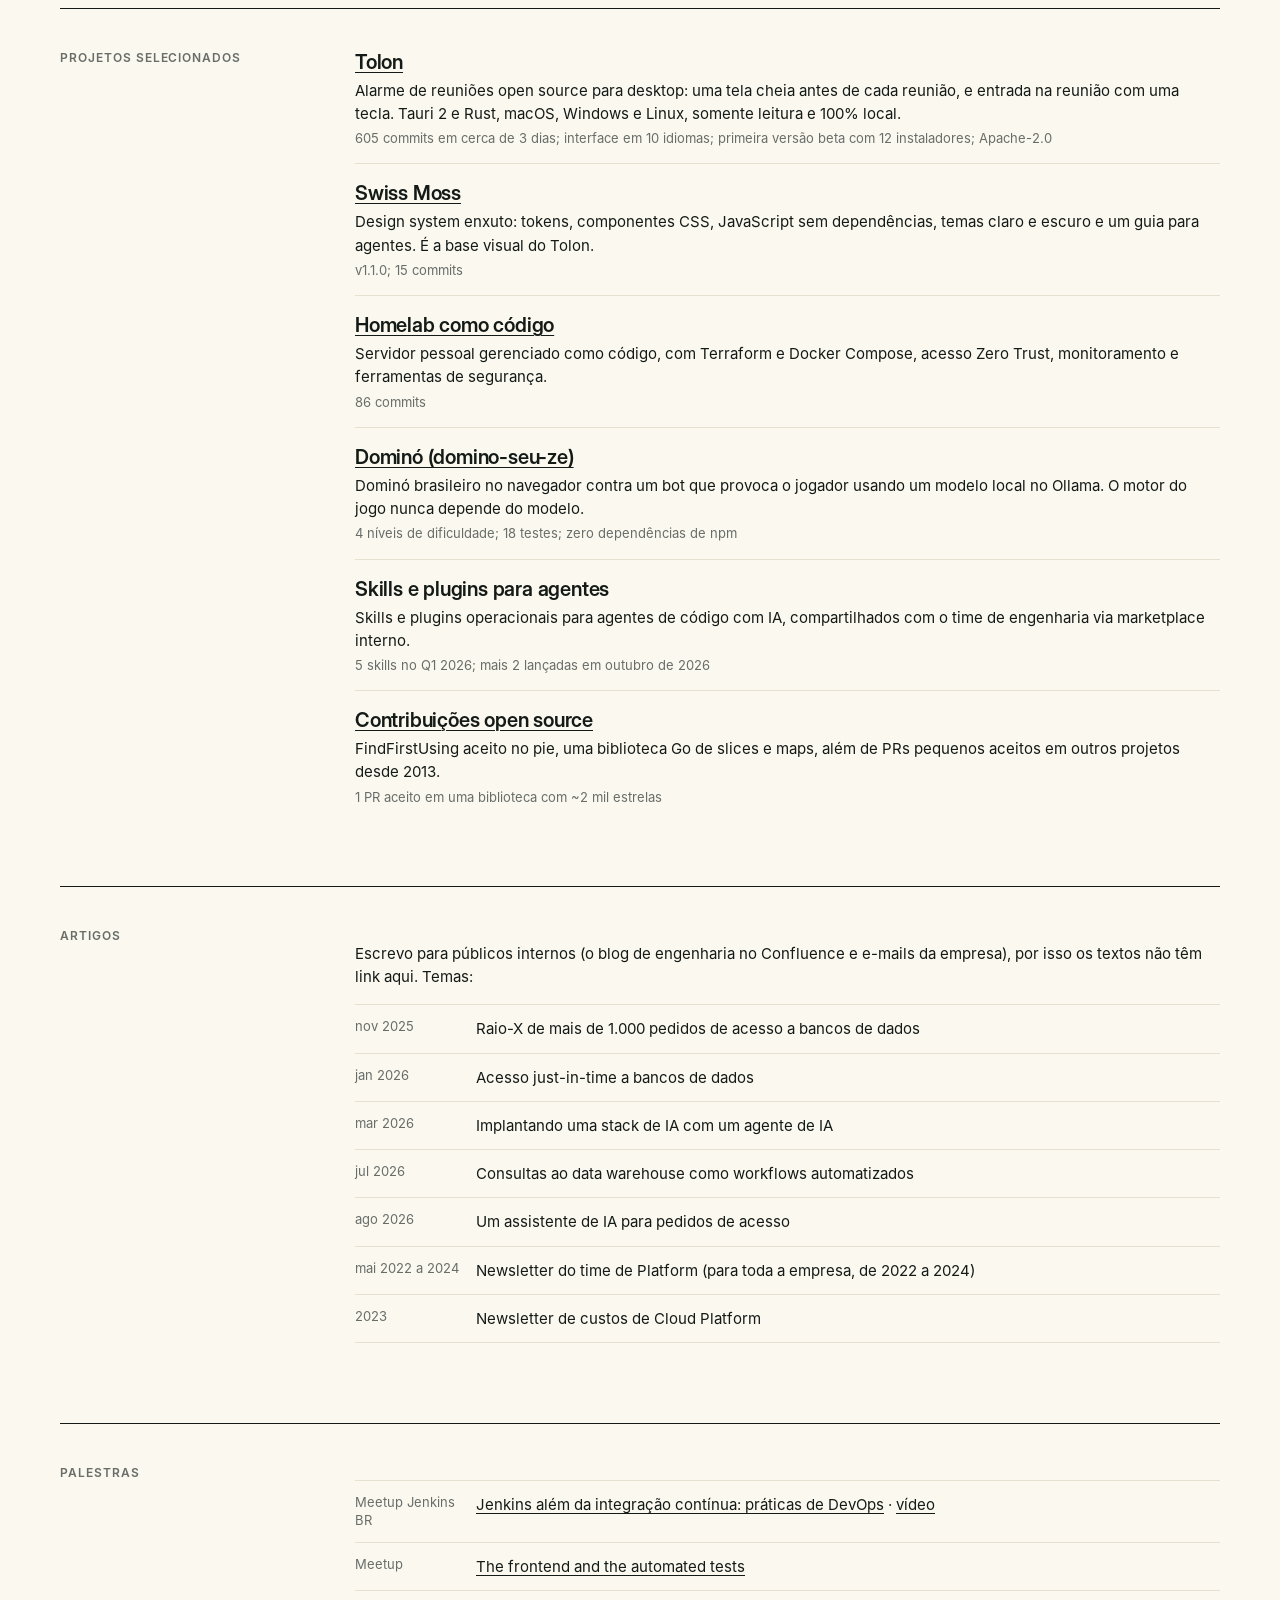
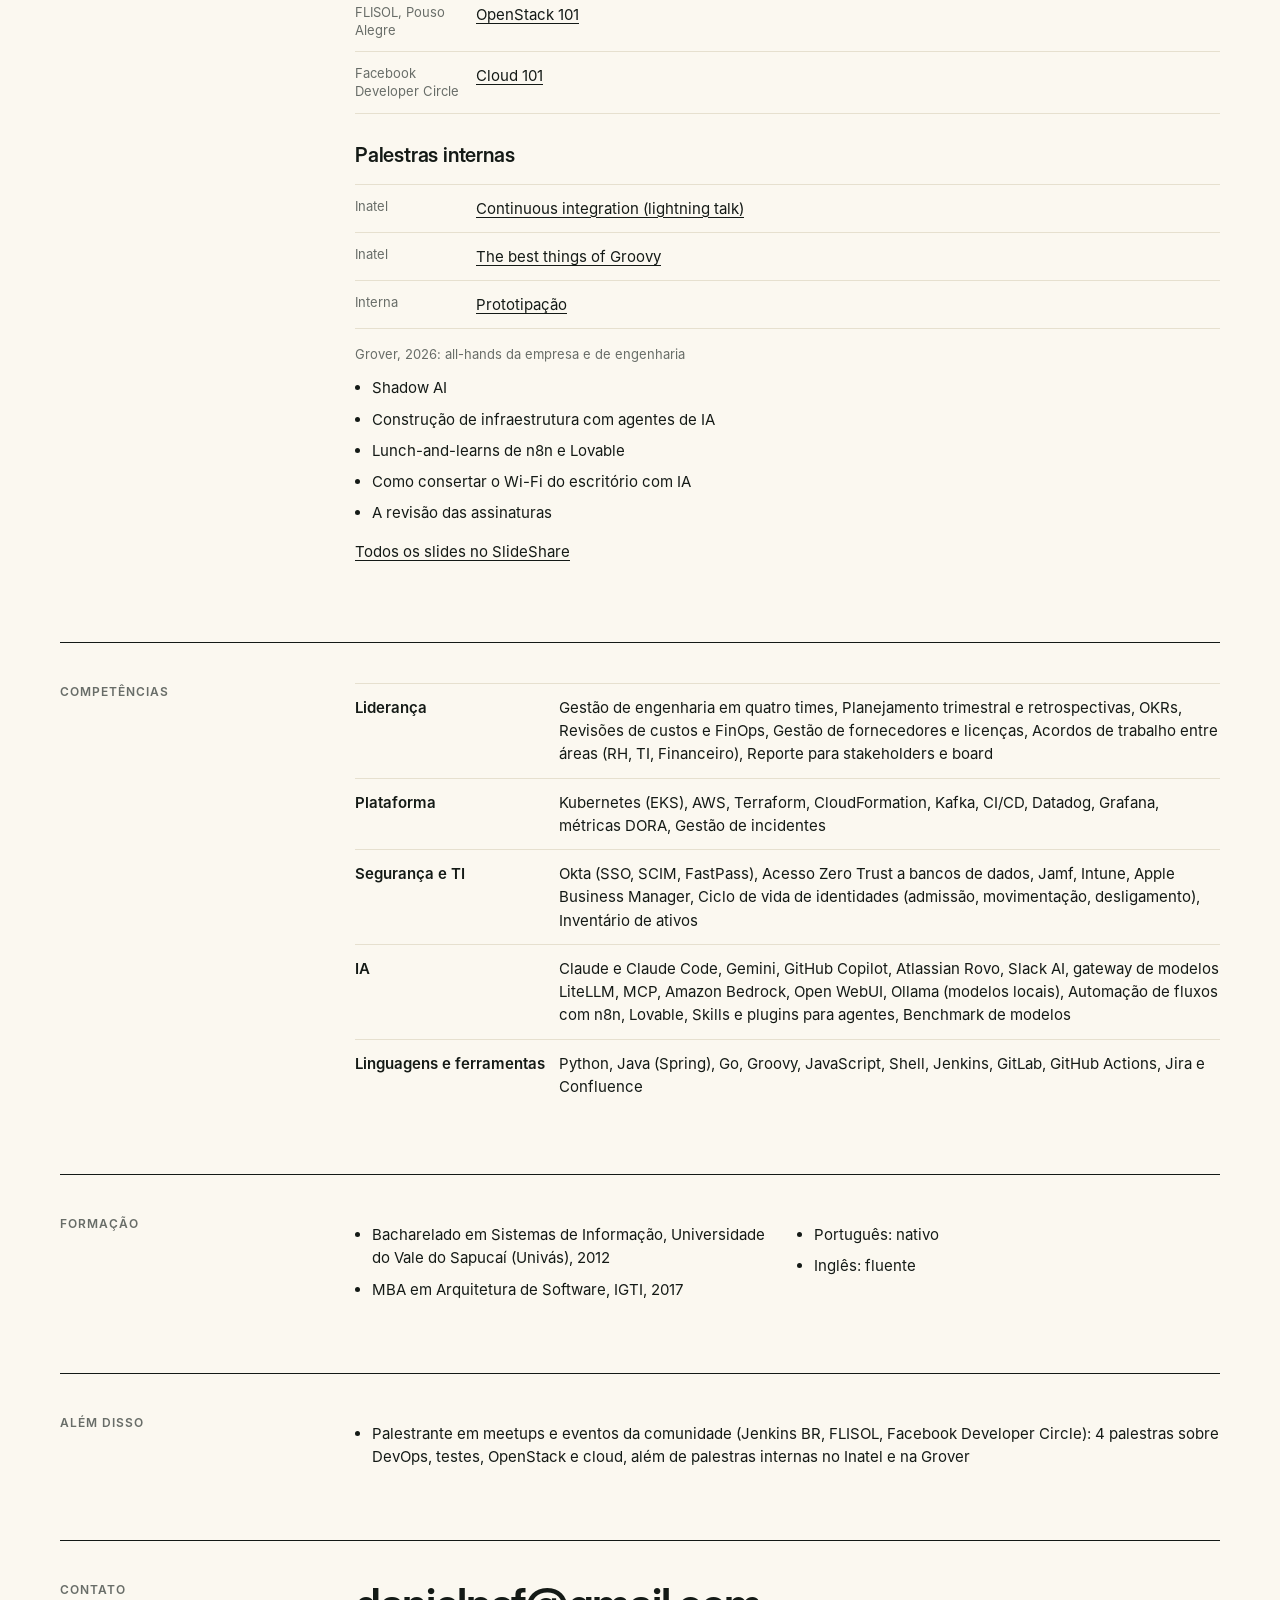
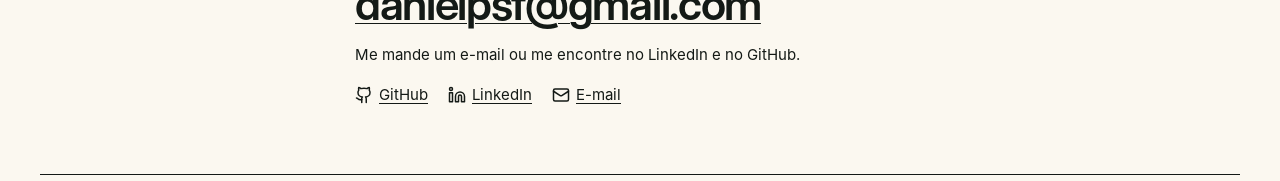
<file: apps/site/web/pt/index.html>
<!doctype html>
<html lang="pt-BR">
  <head>
    <meta charset="utf-8" />
    <meta name="viewport" content="width=device-width,initial-scale=1,viewport-fit=cover" />
    <title>Daniel Fernandes: Senior Engineering Manager</title>
    <meta
      name="description"
      content="Líder de engenharia com 20 anos de experiência em TI e software, em projetos nas Américas, na Europa e na Ásia, gerenciando times desde 2020."
    />
    <link rel="canonical" href="https://danielpsf.net/pt/" />
    <link rel="alternate" hreflang="en-US" href="https://danielpsf.net/" />
    <link rel="alternate" hreflang="pt-BR" href="https://danielpsf.net/pt/" />
    <link rel="alternate" hreflang="x-default" href="https://danielpsf.net/" />
    <meta name="color-scheme" content="light dark" />
    <meta name="theme-color" content="#FBF8F0" media="(prefers-color-scheme: light)" />
    <meta name="theme-color" content="#121A15" media="(prefers-color-scheme: dark)" />
    <meta name="author" content="Daniel Fernandes" />
    <meta property="og:type" content="profile" />
    <meta property="og:site_name" content="Daniel Fernandes" />
    <meta property="og:title" content="Daniel Fernandes: Senior Engineering Manager" />
    <meta
      property="og:description"
      content="Líder de engenharia com 20 anos de experiência em TI e software, em projetos nas Américas, na Europa e na Ásia, gerenciando times desde 2020."
    />
    <meta property="og:url" content="https://danielpsf.net/pt/" />
    <meta property="og:image" content="https://danielpsf.net/og.jpg" />
    <meta property="og:image:width" content="1200" />
    <meta property="og:image:height" content="630" />
    <meta
      property="og:image:alt"
      content="Daniel Fernandes no palco com um microfone, apresentando uma palestra chamada Bots running around the IT department."
    />
    <meta property="og:locale" content="pt_BR" />
    <meta name="twitter:card" content="summary_large_image" />
    <meta name="twitter:title" content="Daniel Fernandes: Senior Engineering Manager" />
    <meta
      name="twitter:description"
      content="Líder de engenharia com 20 anos de experiência em TI e software, em projetos nas Américas, na Europa e na Ásia, gerenciando times desde 2020."
    />
    <meta name="twitter:image" content="https://danielpsf.net/og.jpg" />
    <meta
      name="twitter:image:alt"
      content="Daniel Fernandes no palco com um microfone, apresentando uma palestra chamada Bots running around the IT department."
    />
    <meta property="profile:first_name" content="Daniel" />
    <meta property="profile:last_name" content="Fernandes" />
    <link rel="icon" href="../favicon.svg" type="image/svg+xml" />
    <link rel="preload" href="../fonts/inter-400.woff2" as="font" type="font/woff2" crossorigin />
    <link rel="preload" href="../fonts/inter-display-600.woff2" as="font" type="font/woff2" crossorigin />
    <link rel="stylesheet" href="../vendor/swiss-moss/tokens/tokens.css" />
    <link rel="stylesheet" href="../vendor/swiss-moss/css/swiss-moss.css" />
    <link rel="stylesheet" href="../css/site.css?v=7a4fd43d" />
    <script type="application/ld+json">
      {"@context":"https://schema.org","@type":"ProfilePage","dateModified":"2026-11-02","inLanguage":"pt-BR","mainEntity":{"@type":"Person","name":"Daniel Fernandes","url":"https://danielpsf.net/","jobTitle":"Senior Engineering Manager","description":"Líder de engenharia com 20 anos de experiência em TI e software, em projetos nas Américas, na Europa e na Ásia, gerenciando times desde 2020.","worksFor":{"@type":"Organization","name":"Grover"},"address":{"@type":"PostalAddress","addressLocality":"Berlin","addressCountry":"DE"},"alumniOf":[{"@type":"CollegeOrUniversity","name":"Universidade do Vale do Sapucaí (Univás)"}],"knowsAbout":["Platform engineering","Cloud infrastructure","IT","Cybersecurity","AI tooling"],"sameAs":["https://github.com/danielpsf","https://linkedin.com/in/danielpedro09"]}}
    </script>
  </head>
  <body>
    <a class="skip" href="#main">Pular para o conteúdo</a>
    <header class="top">
      <div class="wrap bar">
        <a class="mark" href="./#top">Daniel Fernandes</a>
        <button class="menu-btn" type="button" popovertarget="site-menu">
          <span class="ico" aria-hidden="true"></span>Menu
        </button>
        <nav id="site-menu" class="menu" popover aria-label="Primary">
          <a href="#numbers">Números</a><a href="#experience">Experiência</a
          ><a href="#projects">Projetos selecionados</a><a href="#writing">Artigos</a><a href="#talks">Palestras</a
          ><a href="#contact">Contato</a>
        </nav>
        <a class="lang" href="../" hreflang="en-US" lang="en-US">English</a>
      </div>
    </header>
    <main id="main">
      <div class="wrap">
        <section class="hero g" id="top">
          <h1 class="sm-display-xl">Daniel Fernandes.</h1>
          <p class="role sm-display-m">Senior Engineering Manager. <span class="focus">Plataforma, TI e IA.</span></p>
          <p class="lede sm-lead">
            Líder de engenharia com 20 anos de experiência em TI e software, em projetos nas Américas, na Europa e na Ásia, gerenciando times desde 2020. Na Grover, lidero Cloud Platform, TI e Cybersecurity; antes, liderei Risk Engineering, QA Platform e InfoSec. Liderei a frente de FinOps que economiza mais de € 1 milhão por ano em aluguel de hardware e AWS, sou responsável por uma plataforma com mais de 33 mil deploys em produção desde 2022, reduzi o tempo de atendimento das solicitações de acesso de 6 dias para 90 s e lidero a estratégia de IA da empresa.
          </p>
          <figure class="hero-photo">
            <picture
              ><source
                media="(max-width:899px)"
                type="image/webp"
                srcset="../img/talk-portrait-600.webp"
                width="600"
                height="750" />
              <source
                media="(max-width:899px)"
                type="image/jpeg"
                srcset="../img/talk-portrait-600.jpg"
                width="600"
                height="750" />
              <source
                type="image/webp"
                srcset="../img/talk-640.webp 640w, ../img/talk-960.webp 960w, ../img/talk-1280.webp 1280w"
                sizes="(min-width:1240px) 480px, 40vw"
                width="1280"
                height="853" />
              <img
                src="../img/talk-1280.jpg"
                width="1280"
                height="853"
                alt="Daniel Fernandes no palco com um microfone, apresentando uma palestra chamada Bots running around the IT department."
                loading="eager"
                fetchpriority="high"
                decoding="async"
            /></picture>
            <figcaption class="sm-caption">
              Apresentando, em um all-hands da Grover em 2026, os agentes de IA que hoje atendem parte do suporte de TI.
            </figcaption>
          </figure>
          <div class="hero-links">
            <div class="sm-cluster">
              <a class="sm-btn primary" href="/cv/daniel_cv_ptBR.pdf?v=968b4002" download="daniel_cv_ptBR.pdf">Baixar CV (pt-BR)</a
              ><a class="sm-btn" href="/cv/daniel_cv_enUS.pdf" download="daniel_cv_enUS.pdf">Baixar CV (en-US)</a>
            </div>
            <ul class="sm-cluster plain links" role="list">
              <li><a href="https://github.com/danielpsf" rel="me noopener"><svg viewBox="0 0 24 24" fill="none" stroke="currentColor" stroke-width="2" stroke-linecap="round" stroke-linejoin="round" aria-hidden="true" focusable="false"><path d="M15 22v-4a4.8 4.8 0 0 0-1-3.5c3 0 6-2 6-5.5.08-1.25-.27-2.48-1-3.5.28-1.15.28-2.35 0-3.5 0 0-1 0-3 1.5-2.64-.5-5.36-.5-8 0C6 2 5 2 5 2c-.3 1.15-.3 2.35 0 3.5A5.403 5.403 0 0 0 4 9c0 3.5 3 5.5 6 5.5-.39.49-.68 1.05-.85 1.65-.17.6-.22 1.23-.15 1.85v4"/><path d="M9 18c-4.51 2-5-2-7-2"/></svg>GitHub</a></li>
              <li><a href="https://linkedin.com/in/danielpedro09" rel="me noopener"><svg viewBox="0 0 24 24" fill="none" stroke="currentColor" stroke-width="2" stroke-linecap="round" stroke-linejoin="round" aria-hidden="true" focusable="false"><path d="M16 8a6 6 0 0 1 6 6v7h-4v-7a2 2 0 0 0-2-2 2 2 0 0 0-2 2v7h-4v-7a6 6 0 0 1 6-6z"/><rect width="4" height="12" x="2" y="9"/><circle cx="4" cy="4" r="2"/></svg>LinkedIn</a></li>
              <li><a href="mailto:danielpsf@gmail.com"><svg viewBox="0 0 24 24" fill="none" stroke="currentColor" stroke-width="2" stroke-linecap="round" stroke-linejoin="round" aria-hidden="true" focusable="false"><rect width="20" height="16" x="2" y="4" rx="2"/><path d="m22 7-8.97 5.7a1.94 1.94 0 0 1-2.06 0L2 7"/></svg>E-mail</a></li>
            </ul>
            <p class="sm-caption">Berlim, Alemanha</p>
          </div>
        </section>
        <section class="sec" id="kind">
          <div class="g">
            <h2 class="lbl">Palavras de quem trabalhou comigo</h2>
            <div class="body">
              <figure class="quote">
                <blockquote>
                  <p>
                    Daniel é uma das pessoas mais talentosas e motivadas que já conheci, um daqueles caras que você quer
                    ter sempre em qualquer time em que estiver trabalhando.
                  </p>
                </blockquote>
                <figcaption>
                  Carlos Souza, meu gerente direto no projeto Ericsson CMaaS (Inatel), abr 2013. Hoje: Staff Software
                  Engineer, Distributed Systems and Reliability.
                  <a href="https://www.linkedin.com/in/danielpedro09/details/recommendations/" rel="noopener"
                    >LinkedIn</a
                  >
                </figcaption>
              </figure>
            </div>
          </div>
        </section>
        <section class="sec" id="numbers">
          <div class="g">
            <h2 class="lbl">Números</h2>
            <ul class="figs" role="list">
              <li>
                <p class="fig-v l">€ 700 mil+</p>
                <p class="fig-l">de economia anual com aluguel interno de hardware</p>
              </li>
              <li>
                <p class="fig-v l">US$ 800 mil</p>
                <p class="fig-l">A menos em gastos com AWS em 2025 e 2026, em relação ao ritmo de 2024 (aprox.)</p>
              </li>
              <li>
                <p class="fig-v">90 s</p>
                <p class="fig-l">Tempo de atendimento das solicitações de acesso (antes, 6 dias)</p>
              </li>
              <li>
                <p class="fig-v">33 mil+</p>
                <p class="fig-l">Deploys em produção pela plataforma desde 2022</p>
              </li>
              <li>
                <p class="fig-v">150+</p>
                <p class="fig-l">Licenças de IA gerenciadas na empresa</p>
              </li>
              <li>
                <p class="fig-v l">€ 3,5 mi+</p>
                <p class="fig-l">Custos de tecnologia rateados por departamento e por pessoa</p>
              </li>
              <li>
                <p class="fig-v">6</p>
                <p class="fig-l">
                  Times liderados na Grover (Cloud Platform, TI, Cybersecurity; antes, Risk Engineering, QA Platform,
                  InfoSec)
                </p>
              </li>
              <li>
                <p class="fig-v">10 dias</p>
                <p class="fig-l">Da ideia ao app Screens em produção</p>
              </li>
            </ul>
          </div>
        </section>
        <section class="sec" id="experience">
          <div class="g">
            <h2 class="lbl">Experiência</h2>
            <div class="body">
              <article class="job">
                <header>
                  <h3 class="sm-heading">Grover</h3>
                  <p class="sm-caption">Berlim, Alemanha<br />mar 2022 até hoje</p>
                </header>
                <div>
                  <ul class="roles" role="list">
                    <li><strong>Senior Engineering Manager</strong><span class="per">dez 2023 até hoje</span></li>
                    <li><strong>Engineering Manager</strong><span class="per">mar 2022 a dez 2023</span></li>
                  </ul>
                  <p class="scope">
                    Reporto ao VP Engineering; lidero os times de Cloud Platform, TI e Cybersecurity. Antes, liderei Risk
                    Engineering, QA Platform e InfoSec.
                  </p>
                  <ul class="bul">
                    <li>
                      Liderei a revisão dos aluguéis internos de hardware, com extração de dados e correção dos registros de ativos, cancelando 1.586 aluguéis e cortando o gasto mensal em 76%: mais de € 700 mil de economia por ano.
                    </li>
                    <li>
                      Liderei a frente de otimização de custos de AWS que reduziu o gasto anual em um terço de 2024 para 2025 e manteve esse patamar: cerca de US$ 800 mil a menos em 2025 e 2026, em relação ao ritmo de 2024.
                    </li>
                    <li>
                      Liderei o time de Cloud Platform: mais de 33 mil deploys em produção desde 2022, cerca de 19 por dia no Q3 2026, com Change Failure Rate de 0,15% no Q1 2026. Com o golden path, um novo servidor MCP foi do primeiro commit à produção em menos de uma semana.
                    </li>
                    <li>
                      Liderei o programa que migrou todos os consumers do Kafka para um novo cluster multi-AZ,
                      fechando um épico aberto desde 2021.
                    </li>
                    <li>
                      Liderei o programa que implantou o acesso self-service just-in-time a bancos de dados, com aprovação no Slack e revogação automática, usando n8n, Okta, HashiCorp Boundary e Vault.
                    </li>
                    <li>
                      Construí uma plataforma interna de chat com IA baseada no Open WebUI, como PoC de alternativa ao Claude, em cerca de cinco dias com OpenCode e GitHub Copilot usando Claude Opus e Sonnet, com 22 modelos, acesso via SSO do Okta e hospedagem somente na UE.
                    </li>
                    <li>
                      Gerenciei mais de 150 licenças de IA na empresa dentro do orçamento anual aprovado, com uma estratégia que coloca cada licença onde ela gera mais valor: escolhi o Claude após um piloto em março de 2026 comparando-o com modelos open source e com o Gemini Enterprise e cheguei a 150 licenças em quatro meses.
                    </li>
                    <li>
                      Defini a estratégia e o plano de adoção de IA da empresa, com aprovação jurídica e orçamentária para cada ferramenta: o GitHub Copilot, após um piloto comparativo com o AWS CodeWhisperer em 2023, depois Gemini, Slack AI, Atlassian Rovo, Claude e agora ChatGPT Business. Criei o AI Steering Committee em novembro de 2025.
                    </li>
                    <li>
                      Orientei um team lead na condução do piloto do Lovable para pessoas de fora da engenharia, em comparação com outras plataformas (14 apps no workspace da empresa
                      até 20 de outubro de 2026) e construí o Grover Screens em 10 dias com Claude Code e Lovable, substituindo o sistema de sinalização digital e de reserva de salas do escritório.
                    </li>
                    <li>
                      Substituí a triagem manual de pedidos de acesso por um assistente de IA com aprovação no Slack,
                      reduzindo o tempo de atendimento de 6 dias para 90 segundos, em cerca de 86 chamados por mês.
                    </li>
                    <li>
                      Apliquei FinOps à área de Tecnologia: construí o Cost Atlas, um modelo de custos de mais de € 3,5 mi que rateia licenças de SaaS e custos compartilhados por departamento e por pessoa, revelando € 25 mil por ano em licenças não atribuídas.
                    </li>
                    <li>
                      Liderei o time de Risk Engineering, que reduziu os chamados ad hoc em 41% (de 69 para 41), enquanto
                      a proporção de trabalho planejado subiu de 25% para 46% (do Q4 2025 ao Q1 2026).
                    </li>
                    <li>
                      Fui responsável pelo programa de TI e redes de um centro de distribuição de ~5.500 m², planejado em
                      6 fases e acompanhado até a semana de abertura.
                    </li>
                    <li>
                      Escrevi a newsletter do time de Platform para toda a empresa (de 2022 a 2024) e criei uma newsletter de
                      custos de nuvem para a liderança de engenharia e finanças.
                    </li>
                  </ul>
                </div>
              </article>
              <article class="job">
                <header>
                  <h3 class="sm-heading">Yara International</h3>
                  <p class="sm-caption">Berlim, Alemanha<br />out 2019 a fev 2022</p>
                </header>
                <div>
                  <ul class="roles" role="list">
                    <li>
                      <strong class="mid" title="Lead DevOps Engineer e Interim Senior Manager"><span>Lead DevOps Engineer e</span> <span>Interim Senior Manager</span></strong
                      ><span class="per">fev 2021 a fev 2022</span>
                    </li>
                    <li><strong>Lead Software Engineer</strong><span class="per">jun 2020 a fev 2021</span></li>
                    <li><strong>Backend Engineer</strong><span class="per">out 2019 a jun 2020</span></li>
                  </ul>
                  <p class="scope">
                    Lead Engineer e depois Interim Senior Manager de Platform e Development Enablement, com times
                    no Brasil, na Europa, na Índia e em Singapura.
                  </p>
                  <ul class="bul">
                    <li>
                      Montei o time de Platform do zero, definindo o roadmap, os OKRs e o plano de contratação para aproximar
                      infraestrutura e produto.
                    </li>
                    <li>
                      Liderei times no Brasil, na Europa, na Índia e em Singapura como Interim Senior Manager por 12 meses.
                    </li>
                    <li>
                      Liderei o Development Enablement, a iniciativa de plataforma interna para desenvolvedores com
                      Kubernetes, Terraform e CI/CD.
                    </li>
                  </ul>
                </div>
              </article>
              <article class="job">
                <header>
                  <h3 class="sm-heading">WatchGuard Technologies</h3>
                  <p class="sm-caption">Brasil<br />ago 2017 a set 2019</p>
                </header>
                <div>
                  <ul class="roles" role="list">
                    <li><strong>Staff Development Engineer</strong><span class="per">out 2017 a set 2019</span></li>
                    <li><strong>Software Engineer</strong><span class="per">ago 2017 a out 2017</span></li>
                  </ul>
                  <p class="scope">
                    Infraestrutura de nuvem e microsserviços para uma linha de produtos de segurança de redes.
                  </p>
                  <ul class="bul">
                    <li>
                      Construí infraestrutura imutável na AWS como código, com Python, CloudFormation e Troposphere, do
                      primeiro commit à produção.
                    </li>
                    <li>
                      Projetei os microsserviços core de e-mail, gestão de certificados PKI e API gateways em Go e
                      Python, rodando em Lambda e ECS.
                    </li>
                  </ul>
                </div>
              </article>
              <article class="job">
                <header>
                  <h3 class="sm-heading">Início de carreira</h3>
                  <p class="sm-caption">Brasil<br />nov 2006 a ago 2017</p>
                </header>
                <div>
                  <ul class="roles" role="list">
                    <li>
                      <span><strong>Datablink</strong>, Analista de Sistemas, Santa Rita do Sapucaí</span
                      ><span class="per">mar 2017 a ago 2017</span>
                    </li>
                    <li>
                      <span
                        ><strong>Inatel Competence Center (Ericsson CMS)</strong>, Especialista em Sistemas, Santa Rita
                        do Sapucaí</span
                      ><span class="per">jan 2013 a mar 2017</span>
                    </li>
                    <li>
                      <span><strong>Inatel Competence Center</strong>, Estagiário, Santa Rita do Sapucaí</span
                      ><span class="per">out 2012 a dez 2012</span>
                    </li>
                    <li>
                      <span><strong>TM TI</strong>, Estagiário</span><span class="per">ago 2012 a out 2012</span>
                    </li>
                    <li>
                      <span><strong>TOTVS Sul de Minas</strong>, Analista de Sistemas, Pouso Alegre</span
                      ><span class="per">mar 2012 a jul 2012</span>
                    </li>
                    <li>
                      <span><strong>FUVS</strong>, Especialista em TI, Pouso Alegre</span
                      ><span class="per">nov 2006 a mar 2012</span>
                    </li>
                  </ul>
                  <p class="scope">
                    Seis cargos, da TI hospitalar à engenharia de nuvem em um produto da Ericsson, de 2006 a 2017.
                  </p>
                  <ul class="bul">
                    <li>
                      Comecei como desenvolvedor web freelancer (JavaScript, CSS, PHP, MySQL) e dei aulas de edição de
                      imagens para web, desenvolvimento mobile (PhoneGap) e Java SE.
                    </li>
                    <li>
                      Reduzi o tempo de release do Ericsson CMaaS de horas para minutos e economizei mais de US$ 20 mil
                      por ano com infraestrutura como código.
                    </li>
                    <li>
                      Como tech lead, orientei um time ágil de mais de 10 desenvolvedores no portal de usuários do Ericsson CMS, entregando várias releases por dia com testes A/B.
                    </li>
                    <li>Construí um pipeline de integração contínua com Jenkins, Gradle e GitLab na Datablink.</li>
                    <li>
                      Dei suporte de TI a um hospital com mais de 400 funcionários: servidores Red Hat e Windows, redes
                      e usuários.
                    </li>
                  </ul>
                </div>
              </article>
            </div>
          </div>
        </section>
        <section class="sec" id="projects">
          <div class="g">
            <h2 class="lbl">Projetos selecionados</h2>
            <ul class="body projs" role="list">
              <li>
                <h3 class="sm-heading"><a href="https://github.com/danielpsf/tolon" rel="noopener">Tolon</a></h3>
                <p>
                  Alarme de reuniões open source para desktop: uma tela cheia antes de cada reunião, e entrada na reunião com uma tecla. Tauri 2 e Rust, macOS, Windows e Linux, somente leitura e 100% local.
                </p>
                <p class="sm-caption">
                  605 commits em cerca de 3 dias; interface em 10 idiomas; primeira versão beta com 12 instaladores;
                  Apache-2.0
                </p>
              </li>
              <li>
                <h3 class="sm-heading">
                  <a href="https://danielpsf.github.io/swiss-moss/" rel="noopener">Swiss Moss</a>
                </h3>
                <p>
                  Design system enxuto: tokens, componentes CSS, JavaScript sem dependências, temas claro e escuro e um
                  guia para agentes. É a base visual do Tolon.
                </p>
                <p class="sm-caption">v1.1.0; 15 commits</p>
              </li>
              <li>
                <h3 class="sm-heading"><a href="https://github.com/danielpsf/homelab" rel="noopener">Homelab como código</a></h3>
                <p>
                  Servidor pessoal gerenciado como código, com Terraform e Docker Compose, acesso Zero Trust, monitoramento
                  e ferramentas de segurança.
                </p>
                <p class="sm-caption">86 commits</p>
              </li>
              <li>
                <h3 class="sm-heading">
                  <a href="https://github.com/danielpsf/domino-seu-ze" rel="noopener">Dominó (domino-seu-ze)</a>
                </h3>
                <p>
                  Dominó brasileiro no navegador contra um bot que provoca o jogador usando um modelo local no Ollama. O
                  motor do jogo nunca depende do modelo.
                </p>
                <p class="sm-caption">4 níveis de dificuldade; 18 testes; zero dependências de npm</p>
              </li>
              <li>
                <h3 class="sm-heading">Skills e plugins para agentes</h3>
                <p>
                  Skills e plugins operacionais para agentes de código com IA, compartilhados com o time de engenharia via marketplace interno.
                </p>
                <p class="sm-caption">5 skills no Q1 2026; mais 2 lançadas em outubro de 2026</p>
              </li>
              <li>
                <h3 class="sm-heading">
                  <a href="https://github.com/elliotchance/pie/pull/140" rel="noopener">Contribuições open source</a>
                </h3>
                <p>
                  FindFirstUsing aceito no pie, uma biblioteca Go de slices e maps, além de PRs pequenos aceitos em
                  outros projetos desde 2013.
                </p>
                <p class="sm-caption">1 PR aceito em uma biblioteca com ~2 mil estrelas</p>
              </li>
            </ul>
          </div>
        </section>
        <section class="sec" id="writing">
          <div class="g">
            <h2 class="lbl">Artigos</h2>
            <div class="body">
              <p>
                Escrevo para públicos internos (o blog de engenharia no Confluence e e-mails da empresa), por isso os
                textos não têm link aqui. Temas:
              </p>
              <ul class="rows" role="list">
                <li>
                  <span class="sm-caption">nov 2025</span
                  ><span>Raio-X de mais de 1.000 pedidos de acesso a bancos de dados</span>
                </li>
                <li><span class="sm-caption">jan 2026</span><span>Acesso just-in-time a bancos de dados</span></li>
                <li>
                  <span class="sm-caption">mar 2026</span><span>Implantando uma stack de IA com um agente de IA</span>
                </li>
                <li>
                  <span class="sm-caption">jul 2026</span
                  ><span>Consultas ao data warehouse como workflows automatizados</span>
                </li>
                <li><span class="sm-caption">ago 2026</span><span>Um assistente de IA para pedidos de acesso</span></li>
                <li>
                  <span class="sm-caption">mai 2022 a 2024</span
                  ><span>Newsletter do time de Platform (para toda a empresa, de 2022 a 2024)</span>
                </li>
                <li><span class="sm-caption">2023</span><span>Newsletter de custos de Cloud Platform</span></li>
              </ul>
            </div>
          </div>
        </section>
        <section class="sec" id="talks">
          <div class="g">
            <h2 class="lbl">Palestras</h2>
            <div class="body">
              <ul class="rows pj" role="list">
                <li>
                  <span class="sm-caption m">Meetup Jenkins BR</span
                  ><span
                    ><a
                      href="https://www.slideshare.net/slideshow/light-talk-meet-up-jenkinsbr-2013-jenkins-alm-da-integrao-contnua-prticas-de-devops/29049214"
                      rel="noopener"
                      >Jenkins além da integração contínua: práticas de DevOps</a
                    > · <a href="https://www.youtube.com/watch?v=B6O4QnNBhys" rel="noopener">vídeo</a></span
                  >
                </li>
                <li>
                  <span class="sm-caption m">Meetup</span
                  ><span
                    ><a
                      href="https://www.slideshare.net/slideshow/the-frontend-and-the-automated-tests-51347442/51347442"
                      rel="noopener"
                      >The frontend and the automated tests</a
                    ></span
                  >
                </li>
                <li>
                  <span class="sm-caption m">FLISOL, Pouso Alegre</span
                  ><span
                    ><a href="https://www.slideshare.net/slideshow/openstack-101-74729543/74729543" rel="noopener"
                      >OpenStack 101</a
                    ></span
                  >
                </li>
                <li>
                  <span class="sm-caption m">Facebook Developer Circle</span
                  ><span
                    ><a
                      href="https://www.slideshare.net/slideshow/facebook-dev-circle-cloud-101/74634896"
                      rel="noopener"
                      >Cloud 101</a
                    ></span
                  >
                </li>
              </ul>
              <h3 class="sm-heading sub">Palestras internas</h3>
              <ul class="rows pj" role="list">
                <li>
                  <span class="sm-caption m">Inatel</span
                  ><span
                    ><a
                      href="https://www.slideshare.net/slideshow/continuous-integration-light-talk/29068292"
                      rel="noopener"
                      >Continuous integration (lightning talk)</a
                    ></span
                  >
                </li>
                <li>
                  <span class="sm-caption m">Inatel</span
                  ><span
                    ><a href="https://www.slideshare.net/slideshow/the-best-things-of-groovy/74635420" rel="noopener"
                      >The best things of Groovy</a
                    ></span
                  >
                </li>
                <li>
                  <span class="sm-caption m">Interna</span
                  ><span
                    ><a href="https://www.slideshare.net/slideshow/prototipao/4040329" rel="noopener"
                      >Prototipação</a
                    ></span
                  >
                </li>
              </ul>
              <p class="sm-caption">Grover, 2026: all-hands da empresa e de engenharia</p>
              <ul class="bul">
                <li>Shadow AI</li>
                <li>Construção de infraestrutura com agentes de IA</li>
                <li>Lunch-and-learns de n8n e Lovable</li>
                <li>Como consertar o Wi-Fi do escritório com IA</li>
                <li>A revisão das assinaturas</li>
              </ul>
              <p><a href="https://www.slideshare.net/DanielPSF" rel="noopener">Todos os slides no SlideShare</a></p>
            </div>
          </div>
        </section>
        <section class="sec" id="skills">
          <div class="g">
            <h2 class="lbl">Competências</h2>
            <dl class="body skills">
              <div>
                <dt>Liderança</dt>
                <dd>
                  Gestão de engenharia em quatro times, Planejamento trimestral e retrospectivas, OKRs, Revisões de custos e FinOps, Gestão de fornecedores e licenças, Acordos de trabalho entre áreas (RH, TI, Financeiro), Reporte para stakeholders e board
                </dd>
              </div>
              <div>
                <dt>Plataforma</dt>
                <dd>
                  Kubernetes (EKS), AWS, Terraform, CloudFormation, Kafka, CI/CD, Datadog, Grafana, métricas DORA, Gestão
                  de incidentes
                </dd>
              </div>
              <div>
                <dt>Segurança e TI</dt>
                <dd>
                  Okta (SSO, SCIM, FastPass), Acesso Zero Trust a bancos de dados, Jamf, Intune, Apple Business
                  Manager, Ciclo de vida de identidades (admissão, movimentação, desligamento), Inventário de ativos
                </dd>
              </div>
              <div>
                <dt>IA</dt>
                <dd>
                  Claude e Claude Code, Gemini, GitHub Copilot, Atlassian Rovo, Slack AI, gateway de modelos LiteLLM, MCP,
                  Amazon Bedrock, Open WebUI, Ollama (modelos locais), Automação de fluxos com n8n, Lovable, Skills e
                  plugins para agentes, Benchmark de modelos
                </dd>
              </div>
              <div>
                <dt>Linguagens e ferramentas</dt>
                <dd>
                  Python, Java (Spring), Go, Groovy, JavaScript, Shell, Jenkins, GitLab, GitHub
                  Actions, Jira e Confluence
                </dd>
              </div>
            </dl>
          </div>
        </section>
        <section class="sec" id="education">
          <div class="g">
            <h2 class="lbl">Formação</h2>
            <div class="body two">
              <ul class="bul">
                <li>Bacharelado em Sistemas de Informação, Universidade do Vale do Sapucaí (Univás), 2012</li>
                <li>MBA em Arquitetura de Software, IGTI, 2017</li>
              </ul>
              <ul class="bul">
                <li>Português: nativo</li>
                <li>Inglês: fluente</li>
              </ul>
            </div>
          </div>
        </section>
        <section class="sec" id="also">
          <div class="g">
            <h2 class="lbl">Além disso</h2>
            <div class="body">
              <ul class="bul">
                <li>
                  Palestrante em meetups e eventos da comunidade (Jenkins BR, FLISOL, Facebook Developer Circle): 4 palestras sobre DevOps, testes, OpenStack e cloud, além de palestras internas no Inatel e na Grover
                </li>
              </ul>
            </div>
          </div>
        </section>
        <section class="sec" id="contact">
          <div class="g">
            <h2 class="lbl">Contato</h2>
            <div class="body">
              <p class="sm-display-m"><a href="mailto:danielpsf@gmail.com">danielpsf@gmail.com</a></p>
              <p>Me mande um e-mail ou me encontre no LinkedIn e no GitHub.</p>
              <ul class="sm-cluster plain links" role="list">
                <li><a href="https://github.com/danielpsf" rel="me noopener"><svg viewBox="0 0 24 24" fill="none" stroke="currentColor" stroke-width="2" stroke-linecap="round" stroke-linejoin="round" aria-hidden="true" focusable="false"><path d="M15 22v-4a4.8 4.8 0 0 0-1-3.5c3 0 6-2 6-5.5.08-1.25-.27-2.48-1-3.5.28-1.15.28-2.35 0-3.5 0 0-1 0-3 1.5-2.64-.5-5.36-.5-8 0C6 2 5 2 5 2c-.3 1.15-.3 2.35 0 3.5A5.403 5.403 0 0 0 4 9c0 3.5 3 5.5 6 5.5-.39.49-.68 1.05-.85 1.65-.17.6-.22 1.23-.15 1.85v4"/><path d="M9 18c-4.51 2-5-2-7-2"/></svg>GitHub</a></li>
                <li><a href="https://linkedin.com/in/danielpedro09" rel="me noopener"><svg viewBox="0 0 24 24" fill="none" stroke="currentColor" stroke-width="2" stroke-linecap="round" stroke-linejoin="round" aria-hidden="true" focusable="false"><path d="M16 8a6 6 0 0 1 6 6v7h-4v-7a2 2 0 0 0-2-2 2 2 0 0 0-2 2v7h-4v-7a6 6 0 0 1 6-6z"/><rect width="4" height="12" x="2" y="9"/><circle cx="4" cy="4" r="2"/></svg>LinkedIn</a></li>
                <li><a href="mailto:danielpsf@gmail.com"><svg viewBox="0 0 24 24" fill="none" stroke="currentColor" stroke-width="2" stroke-linecap="round" stroke-linejoin="round" aria-hidden="true" focusable="false"><rect width="20" height="16" x="2" y="4" rx="2"/><path d="m22 7-8.97 5.7a1.94 1.94 0 0 1-2.06 0L2 7"/></svg>E-mail</a></li>
              </ul>
            </div>
          </div>
        </section>
      </div>
    </main>
    <footer class="foot wrap">
      <p>
        Feito com Swiss Moss (Apache-2.0) e com a fonte Inter (SIL OFL 1.1). Sem cookies, sem analytics, sem
        rastreamento.
      </p>
      <p>
        <a href="../vendor/swiss-moss/LICENSE">Licenças do Swiss Moss</a> ·
        <a href="../fonts/OFL-1.1-Inter.txt">Inter OFL 1.1</a> · <a href="../NOTICE.txt">NOTICE</a>
      </p>
    </footer>
    <script src="../js/menu.js?v=dd1b5cc5" defer></script>
  </body>
</html>
</file>
<file: apps/site/web/vendor/swiss-moss/tokens/tokens.css>
/* Swiss Moss tokens. Light ("Paper") is the default; dark ("Night") follows the system, or data-theme="dark" on <html>. */
:root {
  --sm-paper:#FBF8F0; --sm-paper-deep:#F1EDE0; --sm-card:#FFFFFF; --sm-mist:#EEF3EB; --sm-line:#E6E0CF; --sm-control-line:#908872; --sm-line-strong:#141A16;
  --sm-ink:#141A16; --sm-muted:#686D68; --sm-moss:#4A7A52; --sm-moss-deep:#355B3C; --sm-on-moss:#FFFFFF; --sm-on-moss-muted:#EFF5EF;
  --sm-signal:#9B5C1C; --sm-signal-tint:#F7EBDD; --sm-danger:#9C3B2E; --sm-danger-tint:#F7E3DF; --sm-info:#2F5C7A; --sm-info-tint:#E4EDF3;
  --sm-toast:#141A16; --sm-on-toast:#FBF8F0; --sm-on-toast-accent:#B9DDBF; --sm-focus:#4A7A52;
  --sm-shadow-rest:0 2px 8px rgba(20,26,22,.05); --sm-shadow-lift:0 18px 40px rgba(20,26,22,.18);
  --sm-font-display:"Inter Tight",Inter,system-ui,sans-serif;
  --sm-font-sans:Inter,system-ui,-apple-system,"Segoe UI",Roboto,sans-serif;
  --sm-font-mono:ui-monospace,SFMono-Regular,Menlo,Consolas,monospace;
  --sm-space-1:4px; --sm-space-2:8px; --sm-space-3:12px; --sm-space-4:16px; --sm-space-5:20px; --sm-space-6:28px; --sm-space-7:40px; --sm-space-8:64px; --sm-space-9:96px;
  --sm-measure:860px;
  --sm-radius-s:8px; --sm-radius-m:12px; --sm-radius-l:16px; --sm-radius-pill:9999px;
  --sm-fast:120ms; --sm-base:180ms; --sm-ease:cubic-bezier(.2,.7,.2,1);
  color-scheme: light;
}
@media (prefers-color-scheme: dark) {
  :root:not([data-theme="light"]) {
    --sm-paper:#121A15; --sm-paper-deep:#18231C; --sm-card:#1A271F; --sm-mist:#1E3127; --sm-line:#2A3A30; --sm-control-line:#557561; --sm-line-strong:#EDE6D6;
    --sm-ink:#EDE6D6; --sm-muted:#9AA89E; --sm-moss:#7FC48F; --sm-moss-deep:#A9D8B2; --sm-on-moss:#121A15; --sm-on-moss-muted:#2A4A33;
    --sm-signal:#E0A36B; --sm-signal-tint:#3A2A1A; --sm-danger:#E08A7C; --sm-danger-tint:#3A1F1B; --sm-info:#8CB8D6; --sm-info-tint:#1B2A36;
    --sm-toast:#EDE6D6; --sm-on-toast:#121A15; --sm-on-toast-accent:#355B3C; --sm-focus:#7FC48F;
    --sm-shadow-rest:0 2px 8px rgba(0,0,0,.3); --sm-shadow-lift:0 18px 40px rgba(0,0,0,.55);
    color-scheme: dark;
  }
}
:root[data-theme="dark"] {
  --sm-paper:#121A15; --sm-paper-deep:#18231C; --sm-card:#1A271F; --sm-mist:#1E3127; --sm-line:#2A3A30; --sm-control-line:#557561; --sm-line-strong:#EDE6D6;
  --sm-ink:#EDE6D6; --sm-muted:#9AA89E; --sm-moss:#7FC48F; --sm-moss-deep:#A9D8B2; --sm-on-moss:#121A15; --sm-on-moss-muted:#2A4A33;
  --sm-signal:#E0A36B; --sm-signal-tint:#3A2A1A; --sm-danger:#E08A7C; --sm-danger-tint:#3A1F1B; --sm-info:#8CB8D6; --sm-info-tint:#1B2A36;
  --sm-toast:#EDE6D6; --sm-on-toast:#121A15; --sm-on-toast-accent:#355B3C; --sm-focus:#7FC48F;
  --sm-shadow-rest:0 2px 8px rgba(0,0,0,.3); --sm-shadow-lift:0 18px 40px rgba(0,0,0,.55);
  color-scheme: dark;
}
</file>
<file: apps/site/web/vendor/swiss-moss/css/swiss-moss.css>
/* Swiss Moss 1.1.0. Paper, ink and one green. Apache-2.0. */
@import url("../tokens/tokens.css");

/* ---------- base ---------- */
*,*::before,*::after{box-sizing:border-box}
[hidden]{display:none!important}
html{-webkit-text-size-adjust:100%;scroll-padding-top:var(--sm-space-6)}
body{margin:0;background:var(--sm-paper);color:var(--sm-ink);font-family:var(--sm-font-sans);font-size:15px;line-height:1.55;-webkit-font-smoothing:antialiased}
a{color:var(--sm-ink);text-decoration-thickness:1px;text-underline-offset:3px}
a:hover{color:var(--sm-moss)}
hr,.sm-divider{border:0;border-top:1px solid var(--sm-line);margin:var(--sm-space-6) 0}
.sm-divider.strong{border-top-color:var(--sm-line-strong)}
:focus-visible{outline:2px solid var(--sm-focus);outline-offset:2px;border-radius:var(--sm-radius-s)}
::selection{background:var(--sm-mist)}
@media (prefers-reduced-motion:reduce){*,*::before,*::after{transition:none!important;animation:none!important}}

/* ---------- typography ---------- */
.sm-display-xl,.sm-display-l,.sm-display-m,.sm-title,.sm-heading,.sm-item{font-family:var(--sm-font-display);margin:0}
.sm-display-xl{font-size:clamp(56px,10vw,112px);line-height:.98;font-weight:600;letter-spacing:-.045em}
.sm-display-l{font-size:clamp(36px,6vw,56px);line-height:1;font-weight:600;letter-spacing:-.035em}
.sm-display-m{font-size:clamp(32px,5vw,44px);line-height:1.05;font-weight:600;letter-spacing:-.03em}
.sm-title{font-size:28px;line-height:1.15;font-weight:600;letter-spacing:-.02em}
.sm-heading{font-size:20px;line-height:1.3;font-weight:600;letter-spacing:-.01em}
.sm-item{font-size:19px;line-height:1.3;font-weight:500;letter-spacing:-.01em}
.sm-lead{font-size:17px;line-height:1.55;margin:0}
.sm-body{font-size:15px;line-height:1.55;margin:0}
.sm-small{font-size:14px;line-height:1.45}
.sm-caption{font-size:13px;line-height:1.4;color:var(--sm-muted)}
.sm-key{font-size:12px;line-height:1.3;font-weight:500;color:var(--sm-muted)}
.sm-muted{color:var(--sm-muted)}
.sm-mono{font-family:var(--sm-font-mono);font-size:.92em}
.sm-prose p{margin:0 0 var(--sm-space-4)}
.sm-prose h2{font-family:var(--sm-font-display);font-size:28px;letter-spacing:-.02em;line-height:1.15;margin:var(--sm-space-7) 0 var(--sm-space-3)}
.sm-prose h3{font-family:var(--sm-font-display);font-size:20px;letter-spacing:-.01em;margin:var(--sm-space-6) 0 var(--sm-space-2)}
.sm-prose ul,.sm-prose ol{padding-inline-start:22px;margin:0 0 var(--sm-space-4)}
.sm-prose code{font-family:var(--sm-font-mono);font-size:.9em;background:var(--sm-paper-deep);padding:1px 6px;border-radius:6px}
.sm-prose pre{background:var(--sm-paper-deep);border:1px solid var(--sm-line);border-radius:var(--sm-radius-m);padding:var(--sm-space-4);overflow:auto;font-family:var(--sm-font-mono);font-size:13px;line-height:1.5}
.sm-prose pre code{background:none;padding:0}

/* ---------- layout ---------- */
.sm-container{max-width:var(--sm-measure);margin:0 auto;padding:0 var(--sm-space-5)}
.sm-container.wide{max-width:1100px}
.sm-stack{display:flex;flex-direction:column;gap:var(--sm-space-6)}
.sm-stack.tight{gap:var(--sm-space-3)}
.sm-cluster{display:flex;flex-wrap:wrap;gap:var(--sm-space-2);align-items:center}
.sm-between{display:flex;justify-content:space-between;align-items:flex-end;gap:var(--sm-space-5);flex-wrap:wrap}
.sm-grid{display:grid;gap:var(--sm-space-4);grid-template-columns:repeat(auto-fill,minmax(220px,1fr))}
.sm-section-rule{display:flex;justify-content:space-between;align-items:baseline;padding-bottom:var(--sm-space-2);border-bottom:1px solid var(--sm-line-strong);margin-bottom:var(--sm-space-3)}

/* ---------- buttons ---------- */
.sm-btn{display:inline-flex;align-items:center;justify-content:center;gap:8px;height:40px;padding:0 18px;border-radius:var(--sm-radius-pill);border:1px solid var(--sm-line);background:transparent;color:var(--sm-ink);font:inherit;font-size:14px;font-weight:500;line-height:1;cursor:pointer;text-decoration:none;white-space:nowrap;transition:background var(--sm-fast) var(--sm-ease),border-color var(--sm-fast) var(--sm-ease),color var(--sm-fast) var(--sm-ease)}
.sm-btn:hover{background:var(--sm-paper-deep);color:var(--sm-ink)}
.sm-btn.primary{background:var(--sm-moss);border-color:var(--sm-moss);color:var(--sm-on-moss);font-weight:600}
.sm-btn.primary:hover{background:var(--sm-moss-deep);border-color:var(--sm-moss-deep)}
.sm-btn.quiet{border-color:transparent;color:var(--sm-muted)}
.sm-btn.quiet:hover{color:var(--sm-ink);background:var(--sm-paper-deep)}
.sm-btn.signal{border-color:var(--sm-signal);color:var(--sm-signal);font-weight:600}
.sm-btn.signal:hover{background:var(--sm-signal-tint)}
.sm-btn.danger{border-color:var(--sm-danger);color:var(--sm-danger);font-weight:600}
.sm-btn.danger:hover{background:var(--sm-danger-tint)}
.sm-btn.sm{height:32px;padding:0 12px;font-size:13px}
.sm-btn.lg{height:56px;padding:0 28px;font-size:17px}
.sm-btn.xl{height:64px;padding:0 36px;font-size:19px;font-weight:600}
.sm-btn.icon{width:40px;padding:0}
.sm-btn.icon.sm{width:32px}
.sm-btn.block{width:100%}
.sm-btn[disabled],.sm-btn[aria-disabled="true"]{opacity:.45;cursor:not-allowed;pointer-events:none}
.sm-btn.loading{position:relative;color:transparent;pointer-events:none}
.sm-btn.loading::after{content:"";position:absolute;width:16px;height:16px;border-radius:50%;border:2px solid currentColor;border-right-color:transparent;color:var(--sm-ink);animation:sm-spin .8s linear infinite}
.sm-btn.primary.loading::after{color:var(--sm-on-moss)}
@keyframes sm-spin{to{transform:rotate(360deg)}}
.sm-btn-group{display:inline-flex}
.sm-btn-group .sm-btn{border-radius:0}
.sm-btn-group .sm-btn:first-child{border-start-start-radius:var(--sm-radius-pill);border-end-start-radius:var(--sm-radius-pill)}
.sm-btn-group .sm-btn:last-child{border-start-end-radius:var(--sm-radius-pill);border-end-end-radius:var(--sm-radius-pill)}
.sm-btn-group .sm-btn+.sm-btn{margin-inline-start:-1px}
.sm-btn-group .sm-btn[aria-pressed="true"]{background:var(--sm-mist);border-color:var(--sm-moss);color:var(--sm-ink);position:relative;z-index:1}
.sm-icon{width:1em;height:1em;flex:none}
.sm-flip:dir(rtl){transform:scaleX(-1)}
.sm-btn.dashed{border-style:dashed;border-color:var(--sm-control-line)}

/* ---------- chips, tags, badges, labels ---------- */
.sm-chip{display:inline-flex;align-items:center;gap:6px;height:32px;padding:0 12px;border-radius:var(--sm-radius-pill);border:1px solid var(--sm-line);background:var(--sm-card);color:var(--sm-ink);font:inherit;font-size:13px;font-weight:500;cursor:pointer;white-space:nowrap;transition:background var(--sm-fast),border-color var(--sm-fast)}
.sm-chip:hover{background:var(--sm-paper-deep)}
.sm-chip[aria-pressed="true"],.sm-chip.selected{background:var(--sm-mist);border-color:var(--sm-moss);color:var(--sm-ink)}
.sm-chip[aria-pressed="true"]::before,.sm-chip.selected::before{content:"";width:6px;height:6px;border-radius:50%;background:var(--sm-moss)}
.sm-chip .sm-chip-x{display:inline-flex;align-items:center;justify-content:center;width:18px;height:18px;margin-block:0;margin-inline:2px -4px;border:0;border-radius:50%;background:transparent;color:var(--sm-muted);cursor:pointer;font:inherit}
.sm-chip .sm-chip-x:hover{background:var(--sm-line);color:var(--sm-ink)}
.sm-chip.sm{height:26px;padding:0 10px;font-size:12px}
.sm-chip.invalid{border-color:var(--sm-signal);color:var(--sm-signal);background:var(--sm-signal-tint)}
.sm-chip .sm-avatar{margin-inline-start:-6px}
.sm-tag{display:inline-flex;align-items:center;gap:6px;height:22px;padding:0 8px;border-radius:6px;font-size:12px;font-weight:500;line-height:1;background:var(--sm-paper-deep);color:var(--sm-ink);white-space:nowrap}
.sm-tag.moss{background:var(--sm-mist);color:var(--sm-moss-deep)}
.sm-tag.signal{background:var(--sm-signal-tint);color:var(--sm-signal)}
.sm-tag.danger{background:var(--sm-danger-tint);color:var(--sm-danger)}
.sm-tag.info{background:var(--sm-info-tint);color:var(--sm-info)}
.sm-tag.outline{background:transparent;border:1px solid var(--sm-line)}
.sm-tag.dot::before{content:"";width:6px;height:6px;border-radius:50%;background:currentColor}
.sm-badge{display:inline-flex;align-items:center;justify-content:center;min-width:20px;height:20px;padding:0 6px;border-radius:var(--sm-radius-pill);background:var(--sm-moss);color:var(--sm-on-moss);font-size:12px;font-weight:600;line-height:1}
.sm-badge.muted{background:var(--sm-paper-deep);color:var(--sm-muted)}
.sm-badge.signal{background:var(--sm-signal);color:var(--sm-on-moss)}
.sm-badge.dot{min-width:8px;width:8px;height:8px;padding:0}
.sm-label{display:block;font-size:13px;font-weight:600;color:var(--sm-ink);margin-bottom:6px}
.sm-label .sm-optional{font-weight:400;color:var(--sm-muted)}
.sm-kbd{display:inline-block;font:inherit;font-size:12px;color:var(--sm-muted);border:1px solid var(--sm-line);border-radius:6px;padding:1px 7px;line-height:1.4;background:var(--sm-card)}

/* ---------- avatar ---------- */
.sm-avatar{display:inline-flex;align-items:center;justify-content:center;width:32px;height:32px;border-radius:50%;background:var(--sm-mist);color:var(--sm-moss-deep);font-size:13px;font-weight:600;overflow:hidden;flex:none}
.sm-avatar img{width:100%;height:100%;object-fit:cover}
.sm-avatar.sm{width:24px;height:24px;font-size:11px}
.sm-avatar.lg{width:48px;height:48px;font-size:18px}
.sm-avatar-group{display:inline-flex}
.sm-avatar-group .sm-avatar{border:2px solid var(--sm-paper);margin-inline-start:-8px}
.sm-avatar-group .sm-avatar:first-child{margin-inline-start:0}

/* ---------- inputs ---------- */
:root{--sm-chevron:url("data:image/svg+xml;utf8,<svg xmlns='http://www.w3.org/2000/svg' width='16' height='16' viewBox='0 0 24 24' fill='none' stroke='%23686D68' stroke-width='1.8' stroke-linecap='round' stroke-linejoin='round'><path d='M6 9l6 6 6-6'/></svg>")}
@media (prefers-color-scheme:dark){:root:not([data-theme="light"]){--sm-chevron:url("data:image/svg+xml;utf8,<svg xmlns='http://www.w3.org/2000/svg' width='16' height='16' viewBox='0 0 24 24' fill='none' stroke='%239AA89E' stroke-width='1.8' stroke-linecap='round' stroke-linejoin='round'><path d='M6 9l6 6 6-6'/></svg>")}}
:root[data-theme="dark"]{--sm-chevron:url("data:image/svg+xml;utf8,<svg xmlns='http://www.w3.org/2000/svg' width='16' height='16' viewBox='0 0 24 24' fill='none' stroke='%239AA89E' stroke-width='1.8' stroke-linecap='round' stroke-linejoin='round'><path d='M6 9l6 6 6-6'/></svg>")}
.sm-field{display:flex;flex-direction:column;gap:6px}
.sm-field .sm-hint{font-size:13px;color:var(--sm-muted)}
.sm-field .sm-error{font-size:13px;color:var(--sm-signal);display:none}
.sm-field.invalid .sm-error{display:block}
.sm-field.invalid .sm-input,.sm-field.invalid .sm-textarea,.sm-field.invalid .sm-select,.sm-field.invalid .sm-tag-input{border-color:var(--sm-signal)}
.sm-input,.sm-textarea,.sm-select{width:100%;height:44px;border:1px solid var(--sm-control-line);border-radius:var(--sm-radius-m);background:var(--sm-card);color:var(--sm-ink);padding:0 14px;font:inherit;font-size:15px;transition:border-color var(--sm-fast)}
.sm-input::placeholder,.sm-textarea::placeholder{color:var(--sm-muted)}
.sm-input:hover,.sm-textarea:hover,.sm-select:hover{border-color:var(--sm-muted)}
.sm-input:focus,.sm-textarea:focus,.sm-select:focus,.sm-tag-input:focus-within{outline:2px solid var(--sm-focus);outline-offset:0;border-color:var(--sm-moss)}
.sm-input:disabled,.sm-textarea:disabled,.sm-select:disabled{background:var(--sm-paper-deep);color:var(--sm-muted);cursor:not-allowed}
.sm-input[readonly]{background:var(--sm-paper-deep)}
.sm-input.sm{height:36px;font-size:14px;padding:0 12px}
.sm-textarea{height:auto;min-height:110px;padding:12px 14px;resize:vertical;line-height:1.5}
.sm-select{appearance:none;padding-inline-end:40px;background-image:var(--sm-chevron);background-repeat:no-repeat;background-position:right 14px center}
.sm-select:dir(rtl){background-position:left 14px center}
.sm-input-group{display:flex;align-items:center;gap:10px;height:44px;border:1px solid var(--sm-control-line);border-radius:var(--sm-radius-m);background:var(--sm-card);padding:0 14px;color:var(--sm-muted)}
.sm-input-group:focus-within{outline:2px solid var(--sm-focus);border-color:var(--sm-moss)}
.sm-input-group .sm-input{border:0;height:100%;padding:0;background:transparent;outline:0}
.sm-input-group .sm-input:focus{outline:0}
.sm-input-group .sm-affix{font-size:14px;color:var(--sm-muted);white-space:nowrap}
.sm-input-group .sm-icon{width:18px;height:18px}
.sm-input[type="date"],.sm-input[type="time"],.sm-input[type="datetime-local"]{padding-inline-end:10px}
.sm-input[type="number"]{font-variant-numeric:tabular-nums}
.sm-input[type="search"]::-webkit-search-decoration{display:none}
.sm-input[type="color"]{width:56px;padding:4px}
.sm-file{display:flex;flex-direction:column;align-items:center;justify-content:center;gap:6px;padding:var(--sm-space-6);border:1px dashed var(--sm-control-line);border-radius:var(--sm-radius-m);background:var(--sm-card);color:var(--sm-muted);text-align:center;cursor:pointer;font-size:14px}
.sm-file:hover,.sm-file.dragover{border-color:var(--sm-moss);background:var(--sm-mist);color:var(--sm-ink)}
.sm-file input{position:absolute;width:1px;height:1px;opacity:0}
.sm-file b{color:var(--sm-moss-deep);font-weight:600}
.sm-form-row{display:grid;gap:var(--sm-space-4);grid-template-columns:repeat(auto-fit,minmax(220px,1fr))}
.sm-char-count{font-size:12px;color:var(--sm-muted);text-align:end}

/* tag input: chips inside a field, for emails, labels, keywords */
.sm-tag-input{display:flex;flex-wrap:wrap;align-items:center;gap:6px;min-height:44px;padding:5px 8px;border:1px solid var(--sm-control-line);border-radius:var(--sm-radius-m);background:var(--sm-card);cursor:text}
.sm-tag-input .sm-chip{height:28px;cursor:default}
.sm-tag-input input{flex:1;min-width:120px;border:0;outline:0;background:transparent;font:inherit;font-size:15px;color:var(--sm-ink);padding:4px 6px}
.sm-tag-input input::placeholder{color:var(--sm-muted)}
.sm-tag-input.single .sm-chip{height:30px}
.sm-tag-input .sm-chip:focus-visible{outline:2px solid var(--sm-focus);outline-offset:1px}
.sm-suggest{position:absolute;z-index:30;margin-top:6px;min-width:240px;max-height:240px;overflow:auto;background:var(--sm-card);border:1px solid var(--sm-line);border-radius:var(--sm-radius-m);box-shadow:var(--sm-shadow-lift);padding:6px}
.sm-suggest button{display:flex;align-items:center;gap:10px;width:100%;border:0;background:transparent;text-align:start;padding:8px 10px;border-radius:var(--sm-radius-s);font:inherit;font-size:14px;color:var(--sm-ink);cursor:pointer}
.sm-suggest button:hover,.sm-suggest button[aria-selected="true"]{background:var(--sm-mist)}

/* ---------- selection controls ---------- */
.sm-check,.sm-radio{display:inline-flex;align-items:flex-start;gap:10px;font-size:15px;cursor:pointer;line-height:1.4}
.sm-check input,.sm-radio input{appearance:none;flex:none;width:20px;height:20px;margin:1px 0 0;border:1.5px solid var(--sm-control-line);background:var(--sm-card);cursor:pointer;transition:background var(--sm-fast),border-color var(--sm-fast)}
.sm-check input{border-radius:6px}
.sm-radio input{border-radius:50%}
.sm-check input:checked,.sm-radio input:checked{border-color:var(--sm-moss);background:var(--sm-moss)}
.sm-check input{position:relative}
.sm-check input:indeterminate{border-color:var(--sm-moss);background:var(--sm-moss)}
.sm-check input::after{content:"";position:absolute;inset:0;background:var(--sm-on-moss);opacity:0;-webkit-mask:url("data:image/svg+xml;utf8,<svg xmlns='http://www.w3.org/2000/svg' viewBox='0 0 24 24' fill='none' stroke='black' stroke-width='3' stroke-linecap='round' stroke-linejoin='round'><path d='M5 12l5 5L20 7'/></svg>") center/14px no-repeat;mask:url("data:image/svg+xml;utf8,<svg xmlns='http://www.w3.org/2000/svg' viewBox='0 0 24 24' fill='none' stroke='black' stroke-width='3' stroke-linecap='round' stroke-linejoin='round'><path d='M5 12l5 5L20 7'/></svg>") center/14px no-repeat}
.sm-check input:checked::after,.sm-check input:indeterminate::after{opacity:1}
.sm-check input:indeterminate::after{-webkit-mask-image:url("data:image/svg+xml;utf8,<svg xmlns='http://www.w3.org/2000/svg' viewBox='0 0 24 24' fill='none' stroke='black' stroke-width='3' stroke-linecap='round'><path d='M6 12h12'/></svg>");mask-image:url("data:image/svg+xml;utf8,<svg xmlns='http://www.w3.org/2000/svg' viewBox='0 0 24 24' fill='none' stroke='black' stroke-width='3' stroke-linecap='round'><path d='M6 12h12'/></svg>")}
.sm-radio input:checked{box-shadow:inset 0 0 0 4px var(--sm-card)}
.sm-check input:disabled,.sm-radio input:disabled{opacity:.45;cursor:not-allowed}
.sm-check .sm-hint,.sm-radio .sm-hint{display:block;font-size:13px;color:var(--sm-muted)}
.sm-switch{display:inline-flex;align-items:center;gap:10px;cursor:pointer;font-size:15px}
.sm-switch input{appearance:none;width:40px;height:24px;border-radius:var(--sm-radius-pill);background:var(--sm-control-line);position:relative;cursor:pointer;flex:none;transition:background var(--sm-base) var(--sm-ease);margin:0}
.sm-switch input::after{content:"";position:absolute;top:3px;inset-inline-start:3px;width:18px;height:18px;border-radius:50%;background:var(--sm-card);box-shadow:0 1px 2px rgba(0,0,0,.2);transition:inset-inline-start var(--sm-base) var(--sm-ease)}
.sm-switch input:checked{background:var(--sm-moss)}
.sm-switch input:checked::after{inset-inline-start:19px}
.sm-switch input:disabled{opacity:.45;cursor:not-allowed}
.sm-choice-group{display:flex;flex-direction:column;gap:10px}
.sm-choice-group.inline{flex-direction:row;flex-wrap:wrap;gap:var(--sm-space-5)}
.sm-segmented{display:inline-flex;padding:3px;border-radius:var(--sm-radius-pill);background:var(--sm-paper-deep);border:1px solid var(--sm-control-line)}
.sm-segmented label{position:relative;cursor:pointer}
.sm-segmented input{position:absolute;opacity:0;width:1px;height:1px}
.sm-segmented span{display:inline-flex;align-items:center;height:32px;padding:0 14px;border-radius:var(--sm-radius-pill);font-size:14px;font-weight:500;color:var(--sm-muted);transition:background var(--sm-fast),color var(--sm-fast)}
.sm-segmented input:checked+span{background:var(--sm-card);color:var(--sm-ink);box-shadow:var(--sm-shadow-rest)}
.sm-segmented input:focus-visible+span{outline:2px solid var(--sm-focus)}
.sm-range{appearance:none;width:100%;height:4px;border-radius:2px;background:var(--sm-control-line);outline:0}
.sm-range::-webkit-slider-thumb{appearance:none;width:20px;height:20px;border-radius:50%;background:var(--sm-moss);border:3px solid var(--sm-card);box-shadow:0 0 0 1px var(--sm-line);cursor:pointer}
.sm-range::-moz-range-thumb{width:14px;height:14px;border-radius:50%;background:var(--sm-moss);border:3px solid var(--sm-card);cursor:pointer}
.sm-range:focus-visible::-webkit-slider-thumb{outline:2px solid var(--sm-focus);outline-offset:2px}

/* ---------- navigation ---------- */
.sm-tabs{display:flex;gap:22px;border-bottom:1px solid var(--sm-line);overflow-x:auto;scrollbar-width:none}
.sm-tabs::-webkit-scrollbar{display:none}
.sm-tab{background:none;border:0;padding:6px 8px;margin:0 -8px;font:inherit;font-size:14px;font-weight:500;color:var(--sm-muted);border-bottom:2px solid transparent;white-space:nowrap;border-radius:8px 8px 0 0;cursor:pointer;text-decoration:none}
.sm-tab span{color:var(--sm-muted);font-weight:400;margin-inline-start:4px}
.sm-tab:hover{color:var(--sm-ink)}
.sm-tab[aria-selected="true"],.sm-tab.active{color:var(--sm-ink);font-weight:600;border-bottom-color:var(--sm-moss)}
.sm-tab.hot{background:var(--sm-mist);color:var(--sm-ink);border-bottom-color:var(--sm-moss)}
[role="tabpanel"][hidden]{display:none}
.sm-breadcrumb{display:flex;flex-wrap:wrap;align-items:center;gap:8px;font-size:14px;color:var(--sm-muted);list-style:none;margin:0;padding:0}
.sm-breadcrumb li{display:inline-flex;align-items:center;gap:8px}
.sm-breadcrumb li+li::before{content:"/";color:var(--sm-line-strong);opacity:.35}
.sm-breadcrumb a{text-decoration:none;color:var(--sm-muted)}
.sm-breadcrumb a:hover{color:var(--sm-moss)}
.sm-breadcrumb [aria-current]{color:var(--sm-ink);font-weight:500}
.sm-pagination{display:flex;align-items:center;gap:4px;list-style:none;margin:0;padding:0}
.sm-pagination a,.sm-pagination button{display:inline-flex;align-items:center;justify-content:center;min-width:36px;height:36px;padding:0 10px;border-radius:var(--sm-radius-pill);border:1px solid transparent;background:transparent;color:var(--sm-muted);font:inherit;font-size:14px;text-decoration:none;cursor:pointer}
.sm-pagination a:hover,.sm-pagination button:hover{background:var(--sm-paper-deep);color:var(--sm-ink)}
.sm-pagination [aria-current="page"]{background:var(--sm-mist);border-color:var(--sm-moss);color:var(--sm-ink);font-weight:600}
.sm-menu{position:relative;display:inline-block}
.sm-menu summary{list-style:none;cursor:pointer}
.sm-menu summary::-webkit-details-marker{display:none}
.sm-menu .sm-menu-list,.sm-menu-list.floating{position:absolute;z-index:30;top:calc(100% + 6px);inset-inline-start:0;min-width:220px;background:var(--sm-card);border:1px solid var(--sm-line);border-radius:var(--sm-radius-m);box-shadow:var(--sm-shadow-lift);padding:6px;margin:0;list-style:none}
.sm-menu.right .sm-menu-list,.sm-menu.end .sm-menu-list{inset-inline-start:auto;inset-inline-end:0}
.sm-menu-list.floating{position:fixed;inset:auto;z-index:50}
.sm-menu-list button,.sm-menu-list a{display:flex;align-items:center;gap:10px;width:100%;border:0;background:transparent;text-align:start;padding:9px 10px;border-radius:var(--sm-radius-s);font:inherit;font-size:14px;color:var(--sm-ink);cursor:pointer;text-decoration:none}
.sm-menu-list button:hover,.sm-menu-list a:hover{background:var(--sm-mist)}
.sm-menu-list [aria-checked="true"]{background:var(--sm-mist);font-weight:600}
.sm-menu-list button:focus-visible,.sm-menu-list a:focus-visible{outline:2px solid var(--sm-focus);outline-offset:-2px}
.sm-menu-list .danger{color:var(--sm-danger)}
.sm-menu-list .sm-divider{margin:6px 0}
.sm-menu-list .sm-kbd{margin-inline-start:auto}
.sm-menu-list .sm-menu-icon{flex:none}
.sm-nav{display:flex;flex-direction:column;gap:2px}
.sm-nav a{display:flex;align-items:center;justify-content:space-between;padding:8px 12px;border-radius:var(--sm-radius-s);text-decoration:none;font-size:14px;color:var(--sm-muted)}
.sm-nav a:hover{color:var(--sm-ink);background:var(--sm-paper-deep)}
.sm-nav a[aria-current]{color:var(--sm-ink);font-weight:600;background:var(--sm-mist)}
.sm-steps{display:flex;gap:var(--sm-space-4);list-style:none;margin:0;padding:0;counter-reset:step}
.sm-steps li{flex:1;display:flex;gap:10px;align-items:flex-start;font-size:14px;color:var(--sm-muted)}
.sm-steps li::before{counter-increment:step;content:counter(step);width:28px;height:28px;border-radius:50%;border:1.5px solid var(--sm-line);display:inline-flex;align-items:center;justify-content:center;font-size:13px;flex:none}
.sm-steps li.done{position:relative}
.sm-steps li.done::before{content:"";background:var(--sm-moss);border-color:var(--sm-moss)}
.sm-steps li.done::after{content:"";position:absolute;top:0;inset-inline-start:0;width:28px;height:28px;background:var(--sm-on-moss);-webkit-mask:url("data:image/svg+xml;utf8,<svg xmlns='http://www.w3.org/2000/svg' viewBox='0 0 24 24' fill='none' stroke='black' stroke-width='3' stroke-linecap='round' stroke-linejoin='round'><path d='M5 12l5 5L20 7'/></svg>") center/14px no-repeat;mask:url("data:image/svg+xml;utf8,<svg xmlns='http://www.w3.org/2000/svg' viewBox='0 0 24 24' fill='none' stroke='black' stroke-width='3' stroke-linecap='round' stroke-linejoin='round'><path d='M5 12l5 5L20 7'/></svg>") center/14px no-repeat}
.sm-steps li.active{color:var(--sm-ink);font-weight:600}
.sm-steps li.active::before{border-color:var(--sm-moss);color:var(--sm-moss-deep);border-width:2px}
@media (max-width:560px){.sm-steps{flex-direction:column;gap:var(--sm-space-3)}}
.sm-command{display:flex;align-items:center;gap:12px;border:1px solid var(--sm-line);background:var(--sm-card);padding:12px 16px;border-radius:var(--sm-radius-m);box-shadow:var(--sm-shadow-rest)}
.sm-command input{flex:1;border:0;background:transparent;font:inherit;font-size:15px;color:var(--sm-ink);outline:0;min-width:0}
.sm-command input::placeholder{color:var(--sm-muted)}
.sm-command .sm-icon{width:18px;height:18px;color:var(--sm-muted)}

/* ---------- feedback ---------- */
.sm-alert{display:flex;gap:12px;align-items:flex-start;padding:14px 16px;border-radius:var(--sm-radius-m);background:var(--sm-mist);font-size:14px;line-height:1.5}
.sm-alert .sm-icon{width:18px;height:18px;flex:none;margin-top:2px;color:var(--sm-moss-deep)}
.sm-alert b{font-weight:600}
.sm-alert.signal{background:var(--sm-signal-tint)}.sm-alert.signal .sm-icon{color:var(--sm-signal)}
.sm-alert.danger{background:var(--sm-danger-tint)}.sm-alert.danger .sm-icon{color:var(--sm-danger)}
.sm-alert.info{background:var(--sm-info-tint)}.sm-alert.info .sm-icon{color:var(--sm-info)}
.sm-alert.neutral{background:var(--sm-paper-deep)}.sm-alert.neutral .sm-icon{color:var(--sm-muted)}
.sm-alert .sm-alert-x{margin-inline-start:auto;border:0;background:transparent;color:var(--sm-muted);cursor:pointer;padding:0;line-height:1;font-size:18px}
.sm-toast-region{position:fixed;left:50%;bottom:calc(28px + env(safe-area-inset-bottom,0px));transform:translateX(-50%);display:flex;flex-direction:column;gap:8px;z-index:60;max-width:92vw}
.sm-toast{display:flex;align-items:center;gap:16px;padding:12px 18px;border-radius:var(--sm-radius-pill);background:var(--sm-toast);color:var(--sm-on-toast);font-size:14px;box-shadow:var(--sm-shadow-lift);animation:sm-rise var(--sm-base) var(--sm-ease)}
.sm-toast button{height:28px;padding:0 12px;border-radius:var(--sm-radius-pill);background:transparent;color:var(--sm-on-toast-accent);border:1px solid var(--sm-on-toast-accent);font:inherit;font-size:13px;font-weight:600;cursor:pointer}
@keyframes sm-rise{from{opacity:0;transform:translateY(8px)}to{opacity:1;transform:none}}
.sm-dialog{border:1px solid var(--sm-line);border-radius:var(--sm-radius-l);background:var(--sm-card);color:var(--sm-ink);padding:0;max-width:min(560px,92vw);box-shadow:var(--sm-shadow-lift)}
.sm-dialog::backdrop{background:rgba(20,26,22,.35)}
.sm-dialog .sm-dialog-body{padding:var(--sm-space-6) var(--sm-space-6) var(--sm-space-5);display:flex;flex-direction:column;gap:var(--sm-space-4)}
.sm-dialog .sm-dialog-actions{display:flex;gap:8px;justify-content:flex-end;padding:var(--sm-space-4) var(--sm-space-6);border-top:1px solid var(--sm-line)}
.sm-dialog.full{max-width:none;width:100vw;height:100vh;max-height:none;border:0;border-radius:0;background:var(--sm-moss);color:var(--sm-on-moss)}
[data-tip]{position:relative}
[data-tip]::after{content:attr(data-tip);position:absolute;left:50%;bottom:calc(100% + 8px);transform:translateX(-50%) translateY(4px);background:var(--sm-toast);color:var(--sm-on-toast);font-size:12px;line-height:1.3;padding:6px 10px;border-radius:var(--sm-radius-s);white-space:nowrap;opacity:0;pointer-events:none;transition:opacity var(--sm-fast),transform var(--sm-fast);z-index:40}
[data-tip]:hover::after,[data-tip]:focus-visible::after{opacity:1;transform:translateX(-50%)}
.sm-progress{width:100%;height:6px;border-radius:3px;background:var(--sm-line);overflow:hidden}
.sm-progress>span{display:block;height:100%;background:var(--sm-moss);border-radius:3px;transition:width var(--sm-base) var(--sm-ease)}
.sm-progress.indeterminate>span{width:40%;animation:sm-slide 1.2s var(--sm-ease) infinite}
@keyframes sm-slide{from{transform:translateX(-100%)}to{transform:translateX(260%)}}
.sm-progress.indeterminate:dir(rtl)>span{animation-name:sm-slide-rtl}
@keyframes sm-slide-rtl{from{transform:translateX(100%)}to{transform:translateX(-260%)}}
.sm-spinner{width:20px;height:20px;border-radius:50%;border:2px solid var(--sm-line);border-top-color:var(--sm-moss);animation:sm-spin .8s linear infinite;display:inline-block}
.sm-skeleton{display:block;background:linear-gradient(90deg,var(--sm-paper-deep) 25%,var(--sm-mist) 50%,var(--sm-paper-deep) 75%);background-size:200% 100%;animation:sm-shimmer 1.4s linear infinite;border-radius:6px;height:14px}
.sm-skeleton.title{height:28px;width:60%}
.sm-skeleton.circle{width:40px;height:40px;border-radius:50%}
@keyframes sm-shimmer{from{background-position:200% 0}to{background-position:-200% 0}}
.sm-empty{text-align:center;padding:var(--sm-space-7) var(--sm-space-4);display:flex;flex-direction:column;align-items:center;gap:var(--sm-space-3)}
.sm-empty .sm-empty-title{font-family:var(--sm-font-display);font-size:28px;font-weight:500;letter-spacing:-.02em;color:var(--sm-muted)}
.sm-empty p{margin:0;color:var(--sm-muted);max-width:420px}

/* ---------- data display ---------- */
.sm-card{background:var(--sm-card);border:1px solid var(--sm-line);border-radius:var(--sm-radius-l);padding:var(--sm-space-5)}
.sm-card.tinted{background:var(--sm-mist);border-color:transparent}
.sm-card.flat{background:transparent;border-color:var(--sm-line)}
.sm-card.lift{box-shadow:var(--sm-shadow-lift);border-color:transparent}
.sm-card .sm-card-title{font-family:var(--sm-font-display);font-size:20px;font-weight:600;letter-spacing:-.01em;margin:0 0 6px}
.sm-list{margin:0;padding:0;list-style:none;border-top:1px solid var(--sm-line-strong)}
.sm-list>li,.sm-row{display:grid;grid-template-columns:minmax(0,1fr) auto;gap:14px;align-items:baseline;padding:14px 0;border-bottom:1px solid var(--sm-line)}
.sm-row.interactive{cursor:pointer}
.sm-row.interactive:hover{background:var(--sm-paper-deep);margin:0 -12px;padding-inline:12px;border-radius:var(--sm-radius-s)}
.sm-row.selected{background:var(--sm-mist);margin:0 -12px;padding-inline:12px;border-radius:var(--sm-radius-s)}
.sm-row .sm-item{display:block;white-space:nowrap;overflow:hidden;text-overflow:ellipsis}
.sm-table-wrap{overflow-x:auto;border:1px solid var(--sm-line);border-radius:var(--sm-radius-m);background:var(--sm-card)}
.sm-table{width:100%;border-collapse:collapse;font-size:14px}
.sm-table th{text-align:start;font-weight:600;font-size:13px;color:var(--sm-muted);padding:12px 14px;border-bottom:1px solid var(--sm-line-strong);white-space:nowrap}
.sm-table td{padding:12px 14px;border-bottom:1px solid var(--sm-line);vertical-align:middle}
.sm-table tr:last-child td{border-bottom:0}
.sm-table tbody tr:hover td{background:var(--sm-paper-deep)}
.sm-table .num{text-align:end;font-variant-numeric:tabular-nums}
.sm-table.compact th,.sm-table.compact td{padding:8px 12px}
.sm-stat{display:flex;flex-direction:column;gap:4px}
.sm-stat .sm-stat-value{font-family:var(--sm-font-display);font-size:44px;font-weight:600;letter-spacing:-.03em;line-height:1}
.sm-stat .sm-stat-label{font-size:13px;color:var(--sm-muted)}
.sm-stat .sm-stat-delta{font-size:13px;color:var(--sm-moss-deep)}
.sm-stat .sm-stat-delta.down{color:var(--sm-signal)}
.sm-swatch{display:flex;flex-direction:column;gap:6px;font-size:12px}
.sm-swatch i{display:block;height:56px;border-radius:var(--sm-radius-s);border:1px solid var(--sm-line)}
.sm-accordion{border-top:1px solid var(--sm-line)}
.sm-accordion details{border-bottom:1px solid var(--sm-line)}
.sm-accordion summary{list-style:none;cursor:pointer;padding:14px 0;font-weight:500;font-size:15px;display:flex;justify-content:space-between;align-items:center}
.sm-accordion summary::-webkit-details-marker{display:none}
.sm-accordion summary::after{content:"+";color:var(--sm-muted);font-size:18px}
.sm-accordion details[open] summary::after{content:"\2212"}
.sm-accordion .sm-accordion-body{padding:0 0 14px;color:var(--sm-muted);font-size:14px}
.sm-sr-only{position:absolute;width:1px;height:1px;padding:0;margin:-1px;overflow:hidden;clip:rect(0,0,0,0);white-space:nowrap;border:0}

/* ---------- overlays ---------- */
.sm-popover{position:fixed;inset:auto;margin:0;min-width:220px;max-width:min(360px,calc(100vw - 16px));background:var(--sm-card);color:var(--sm-ink);border:1px solid var(--sm-line);border-radius:var(--sm-radius-m);box-shadow:var(--sm-shadow-lift);padding:var(--sm-space-4);font-size:14px}
.sm-dialog .sm-dialog-head{display:flex;align-items:center;justify-content:space-between;gap:12px;padding:var(--sm-space-4) var(--sm-space-4) var(--sm-space-4) var(--sm-space-6);padding-inline:var(--sm-space-6) var(--sm-space-4);border-bottom:1px solid var(--sm-line)}
.sm-dialog.sheet,.sm-dialog.drawer{max-width:none;max-height:none;border-radius:0}
.sm-dialog.sheet[open],.sm-dialog.drawer[open]{display:flex;flex-direction:column}
.sm-dialog.sheet .sm-dialog-body,.sm-dialog.drawer .sm-dialog-body{flex:1;overflow:auto}
.sm-dialog.sheet{margin:0;margin-inline-start:auto;width:min(440px,100vw);height:100dvh;border-block:0;border-inline-end:0;animation:sm-sheet var(--sm-base) var(--sm-ease)}
.sm-dialog.sheet:dir(rtl){animation-name:sm-sheet-rtl}
.sm-dialog.drawer{margin:auto 0 0;width:100vw;max-height:85dvh;border-radius:var(--sm-radius-l) var(--sm-radius-l) 0 0;border-bottom:0;animation:sm-drawer var(--sm-base) var(--sm-ease)}
.sm-dialog.drawer::before{content:"";align-self:center;flex:none;width:36px;height:4px;border-radius:2px;background:var(--sm-line);margin-top:10px}
@media (max-width:640px){.sm-dialog.responsive[open]{display:flex;flex-direction:column;margin:auto 0 0;width:100vw;max-width:none;max-height:85dvh;border-radius:var(--sm-radius-l) var(--sm-radius-l) 0 0;border-bottom:0;animation:sm-drawer var(--sm-base) var(--sm-ease)}.sm-dialog.responsive .sm-dialog-body{overflow:auto}}
@keyframes sm-sheet{from{transform:translateX(100%)}}
@keyframes sm-sheet-rtl{from{transform:translateX(-100%)}}
@keyframes sm-drawer{from{transform:translateY(100%)}}
.sm-dialog.sm-palette{width:min(600px,92vw);margin-block-start:12vh}
.sm-palette .sm-command{border:0;border-bottom:1px solid var(--sm-line);border-radius:0;box-shadow:none}
.sm-palette-list{list-style:none;margin:0;padding:6px;max-height:min(360px,60vh);overflow:auto}
.sm-palette-group{padding:10px 10px 4px;font-size:12px;font-weight:500;color:var(--sm-muted)}
.sm-palette-list [role="option"]{display:flex;align-items:center;gap:10px;padding:9px 10px;border-radius:var(--sm-radius-s);font-size:14px;cursor:pointer}
.sm-palette-list [role="option"]:hover,.sm-palette-list [role="option"][aria-selected="true"]{background:var(--sm-mist)}
.sm-palette-list .sm-kbd{margin-inline-start:auto}
.sm-palette-empty{margin:0;padding:var(--sm-space-6);text-align:center;color:var(--sm-muted);font-size:14px}

/* ---------- more inputs ---------- */
.sm-input-group .sm-select{width:auto;height:100%;border:0;border-radius:0;padding:0;padding-inline-end:22px;background-color:transparent;background-position:right 0 center;color:var(--sm-ink);font-size:14px}
.sm-input-group .sm-select:dir(rtl){background-position:left 0 center}
.sm-input-group .sm-select:focus{outline:0}
.sm-input-group .sm-sep{align-self:stretch;width:1px;margin:10px 0;background:var(--sm-line)}
.sm-stepper{display:inline-flex;align-items:center;gap:6px}
.sm-stepper .sm-input{width:72px;padding:0 8px;text-align:center;-moz-appearance:textfield}
.sm-stepper .sm-input::-webkit-inner-spin-button,.sm-stepper .sm-input::-webkit-outer-spin-button{-webkit-appearance:none;margin:0}
.sm-otp{display:inline-flex;gap:8px;direction:ltr}
.sm-otp .sm-input{width:44px;height:52px;padding:0;text-align:center;font-size:20px;font-weight:600;font-variant-numeric:tabular-nums}
.sm-reveal{border:0;background:transparent;padding:4px 0;color:var(--sm-muted);font:inherit;font-size:13px;font-weight:500;cursor:pointer}
.sm-reveal:hover,.sm-reveal[aria-pressed="true"]{color:var(--sm-ink)}
.sm-strength{display:grid;grid-template-columns:repeat(4,1fr) auto;gap:4px;align-items:center}
.sm-strength>span{height:4px;border-radius:2px;background:var(--sm-line)}
.sm-strength>b{min-width:72px;margin-inline-start:8px;font-size:12px;font-weight:500;color:var(--sm-muted)}
.sm-strength[data-level="1"]>span:nth-child(-n+1),.sm-strength[data-level="2"]>span:nth-child(-n+2){background:var(--sm-signal)}
.sm-strength[data-level="3"]>span:nth-child(-n+3),.sm-strength[data-level="4"]>span:nth-child(-n+4){background:var(--sm-moss)}
.sm-calendar{display:inline-flex;flex-direction:column;gap:8px;font-size:14px}
.sm-calendar-head{display:flex;align-items:center;justify-content:space-between;gap:8px}
.sm-calendar-head b{font-family:var(--sm-font-display);font-size:15px;font-weight:600}
.sm-calendar table{border-collapse:collapse}
.sm-calendar th{width:40px;padding:4px 0;font-size:12px;font-weight:500;color:var(--sm-muted)}
.sm-calendar td{padding:1px 0}
.sm-calendar td button{width:40px;height:36px;border:0;border-radius:var(--sm-radius-s);background:transparent;color:var(--sm-ink);font:inherit;font-size:14px;font-variant-numeric:tabular-nums;cursor:pointer}
.sm-calendar td button:hover{background:var(--sm-paper-deep)}
.sm-calendar td button.out{color:var(--sm-muted)}
.sm-calendar td button[aria-current="date"]{font-weight:700;text-decoration:underline;text-underline-offset:4px}
.sm-calendar td button.in-range{background:var(--sm-mist);border-radius:0}
.sm-calendar td button[aria-pressed="true"]{background:var(--sm-moss);color:var(--sm-on-moss);font-weight:600}
.sm-infotip{display:inline-flex;align-items:center;justify-content:center;width:18px;height:18px;padding:0;border-radius:50%;border:1px solid var(--sm-control-line);background:transparent;color:var(--sm-muted);font:inherit;font-size:11px;font-weight:600;line-height:1;cursor:help;vertical-align:middle}

/* ---------- page structure ---------- */
.sm-topbar{display:flex;align-items:center;gap:var(--sm-space-5);height:56px;padding:0 var(--sm-space-5);border-bottom:1px solid var(--sm-line);background:var(--sm-paper)}
.sm-topbar nav{display:flex;gap:4px;overflow-x:auto;scrollbar-width:none}
.sm-topbar nav a{padding:6px 12px;border-radius:var(--sm-radius-pill);color:var(--sm-muted);font-size:14px;text-decoration:none;white-space:nowrap}
.sm-topbar nav a:hover{color:var(--sm-ink);background:var(--sm-paper-deep)}
.sm-topbar nav a[aria-current]{color:var(--sm-ink);font-weight:600;background:var(--sm-mist)}
.sm-topbar .end{margin-inline-start:auto;display:flex;align-items:center;gap:8px}
.sm-page-header{display:flex;flex-wrap:wrap;align-items:flex-end;justify-content:space-between;gap:var(--sm-space-4) var(--sm-space-5);padding-bottom:var(--sm-space-5);border-bottom:1px solid var(--sm-line);margin-bottom:var(--sm-space-6)}
.sm-page-header .sm-breadcrumb{flex-basis:100%}
.sm-page-header p{margin:6px 0 0;color:var(--sm-muted)}
.sm-page-header-actions{display:flex;flex-wrap:wrap;gap:8px}
.sm-banner{display:flex;align-items:center;gap:12px;padding:10px var(--sm-space-5);background:var(--sm-mist);border-bottom:1px solid var(--sm-line);font-size:14px;line-height:1.45}
.sm-banner .sm-icon{width:18px;height:18px;flex:none;color:var(--sm-moss-deep)}
.sm-banner.signal{background:var(--sm-signal-tint)}.sm-banner.signal .sm-icon{color:var(--sm-signal)}
.sm-banner.danger{background:var(--sm-danger-tint)}.sm-banner.danger .sm-icon{color:var(--sm-danger)}
.sm-banner.info{background:var(--sm-info-tint)}.sm-banner.info .sm-icon{color:var(--sm-info)}
.sm-banner .sm-banner-x{margin-inline-start:auto;border:0;background:transparent;color:var(--sm-muted);cursor:pointer;padding:0;font-size:18px;line-height:1}
.sm-divider-label{display:flex;align-items:center;gap:12px;margin:var(--sm-space-6) 0;font-size:13px;color:var(--sm-muted)}
.sm-divider-label::before,.sm-divider-label::after{content:"";flex:1;border-top:1px solid var(--sm-line)}
.sm-carousel{display:flex;flex-direction:column;gap:12px}
.sm-carousel-track{display:grid;grid-auto-flow:column;grid-auto-columns:var(--sm-slide,minmax(240px,80%));gap:var(--sm-space-4);overflow-x:auto;scroll-snap-type:inline mandatory;overscroll-behavior-inline:contain;scrollbar-width:none}
.sm-carousel-track::-webkit-scrollbar{display:none}
.sm-carousel-track>*{scroll-snap-align:start}
.sm-carousel-controls{display:flex;justify-content:flex-end;gap:8px}
.sm-ratio{aspect-ratio:var(--sm-ratio,16/9);overflow:hidden;border-radius:var(--sm-radius-m);background:var(--sm-paper-deep)}
.sm-ratio>img,.sm-ratio>video,.sm-ratio>iframe{display:block;width:100%;height:100%;object-fit:cover;border:0}
.sm-scroll{max-height:var(--sm-scroll-h,320px);overflow:auto;scrollbar-width:thin;scrollbar-color:var(--sm-control-line) transparent}

/* ---------- more data display ---------- */
.sm-status{display:inline-flex;align-items:center;gap:8px;font-size:14px}
.sm-status::before{content:"";flex:none;width:8px;height:8px;border-radius:50%;background:var(--sm-muted)}
.sm-status.moss::before{background:var(--sm-moss)}.sm-status.signal::before{background:var(--sm-signal)}.sm-status.danger::before{background:var(--sm-danger)}.sm-status.info::before{background:var(--sm-info)}
.sm-delta{display:inline-flex;align-items:center;gap:4px;height:22px;padding:0 8px;border-radius:6px;background:var(--sm-mist);color:var(--sm-moss-deep);font-size:12px;font-weight:600;line-height:1;font-variant-numeric:tabular-nums;white-space:nowrap}
.sm-delta.bad{background:var(--sm-signal-tint);color:var(--sm-signal)}
.sm-delta.flat{background:var(--sm-paper-deep);color:var(--sm-muted)}
.sm-spark{display:block;width:100%;height:40px;overflow:visible}
.sm-spark .line{fill:none;stroke:var(--sm-moss);stroke-width:1.5;stroke-linejoin:round;stroke-linecap:round;vector-effect:non-scaling-stroke}
.sm-spark .area{fill:var(--sm-mist);stroke:none}
.sm-bars{display:grid;gap:10px;margin:0;padding:0;list-style:none}
.sm-bar{display:grid;grid-template-columns:minmax(80px,30%) minmax(0,1fr) auto;gap:12px;align-items:center;font-size:14px}
.sm-bar i{display:block;height:8px;border-radius:4px;background:linear-gradient(var(--sm-moss),var(--sm-moss)) no-repeat 0 0/calc(var(--v,0)*1%) 100%,var(--sm-line)}
.sm-bar:dir(rtl) i{background-position:100% 0}
.sm-bar .sm-bar-value{font-size:13px;color:var(--sm-muted);font-variant-numeric:tabular-nums}
.sm-dl{display:grid;grid-template-columns:minmax(120px,max-content) minmax(0,1fr);margin:0;border-top:1px solid var(--sm-line)}
.sm-dl dt,.sm-dl dd{margin:0;padding:12px 0;border-bottom:1px solid var(--sm-line);font-size:14px}
.sm-dl dt{padding-inline-end:var(--sm-space-5);color:var(--sm-muted)}
@media (max-width:560px){.sm-dl{grid-template-columns:minmax(0,1fr)}.sm-dl dt{border-bottom:0;padding-bottom:0}.sm-dl dd{padding-top:2px}}
.sm-timeline{list-style:none;margin:0;padding:0}
.sm-timeline li{position:relative;padding-inline-start:28px;padding-bottom:var(--sm-space-5);font-size:14px}
.sm-timeline li:last-child{padding-bottom:0}
.sm-timeline li::before{content:"";position:absolute;top:5px;inset-inline-start:4px;width:11px;height:11px;border-radius:50%;background:var(--sm-card);border:2px solid var(--sm-control-line)}
.sm-timeline li::after{content:"";position:absolute;top:20px;bottom:0;inset-inline-start:9px;width:1px;background:var(--sm-line)}
.sm-timeline li:last-child::after{display:none}
.sm-timeline li.moss::before{background:var(--sm-moss);border-color:var(--sm-moss)}
.sm-timeline li.signal::before{background:var(--sm-signal);border-color:var(--sm-signal)}
.sm-timeline li.danger::before{background:var(--sm-danger);border-color:var(--sm-danger)}
.sm-timeline time{display:block;margin-top:2px;font-size:12px;color:var(--sm-muted)}
.sm-code{border:1px solid var(--sm-line);border-radius:var(--sm-radius-m);background:var(--sm-paper-deep);overflow:hidden}
.sm-code-head{display:flex;align-items:center;justify-content:space-between;gap:8px;padding:6px;padding-inline-start:14px;border-bottom:1px solid var(--sm-line);font-size:12px;color:var(--sm-muted)}
.sm-code pre{margin:0;padding:14px;overflow:auto;direction:ltr;text-align:left;font-family:var(--sm-font-mono);font-size:13px;line-height:1.55;color:var(--sm-ink)}
.sm-code.numbered code{counter-reset:line}
.sm-code.numbered code>span{display:block;counter-increment:line}
.sm-code.numbered code>span::before{content:counter(line);display:inline-block;width:2em;margin-inline-end:16px;text-align:end;color:var(--sm-muted);user-select:none}
.sm-truncate{display:block;min-width:0;overflow:hidden;text-overflow:ellipsis;white-space:nowrap}
.sm-clamp{display:-webkit-box;-webkit-box-orient:vertical;-webkit-line-clamp:var(--sm-lines,2);line-clamp:var(--sm-lines,2);overflow:hidden}
.sm-clamp.open{display:block;-webkit-line-clamp:unset;line-clamp:none}
[data-sm-truncate]{display:block;min-width:0}
[data-sm-truncate][data-tip]::after{white-space:normal;width:max-content;max-width:min(360px,80vw)}
.sm-empty.error .sm-empty-title{color:var(--sm-signal)}
.sm-toolbar{display:flex;flex-wrap:wrap;align-items:center;gap:8px;margin-bottom:12px}
.sm-toolbar .sm-input-group{flex:1 1 220px;max-width:320px;height:36px}
.sm-toolbar .end{margin-inline-start:auto;display:flex;flex-wrap:wrap;gap:8px}
.sm-table .sm-sort{display:inline-flex;align-items:center;gap:6px;padding:0;border:0;background:none;color:inherit;font:inherit;cursor:pointer}
.sm-table .sm-sort::after{content:"\2195";font-size:12px;opacity:.6}
.sm-table th[aria-sort="ascending"],.sm-table th[aria-sort="descending"]{color:var(--sm-ink)}
.sm-table th[aria-sort="ascending"] .sm-sort::after{content:"\2191";opacity:1}
.sm-table th[aria-sort="descending"] .sm-sort::after{content:"\2193";opacity:1}
.sm-table .select{width:44px}
.sm-table .select .sm-check{vertical-align:middle}
.sm-table tbody tr.selected td{background:var(--sm-mist)}
.sm-table.sticky thead th{position:sticky;top:0;z-index:1;background:var(--sm-card)}
.sm-table-wrap.scroll{max-height:var(--sm-scroll-h,420px);overflow:auto}
.sm-bulk-bar{position:sticky;bottom:calc(16px + env(safe-area-inset-bottom,0px));z-index:20;display:flex;align-items:center;gap:12px;width:max-content;max-width:100%;margin:12px auto 0;padding:6px;padding-inline-start:18px;border-radius:var(--sm-radius-pill);background:var(--sm-toast);color:var(--sm-on-toast);font-size:14px;box-shadow:var(--sm-shadow-lift);animation:sm-rise var(--sm-base) var(--sm-ease)}
.sm-bulk-bar .sm-btn{height:32px;padding:0 12px;font-size:13px;border-color:transparent;color:var(--sm-on-toast)}
.sm-bulk-bar .sm-btn:hover{background:color-mix(in srgb,var(--sm-on-toast) 14%,transparent)}
.sm-bulk-bar .sm-btn.primary{background:var(--sm-on-toast-accent);color:var(--sm-toast)}
</file>
<file: apps/site/web/css/site.css>
@font-face {
  font-family: Inter;
  font-weight: 400;
  font-style: normal;
  font-display: swap;
  src: url("../fonts/inter-400.woff2") format("woff2");
}
@font-face {
  font-family: Inter;
  font-weight: 600;
  font-style: normal;
  font-display: swap;
  src: url("../fonts/inter-600.woff2") format("woff2");
}
@font-face {
  font-family: "Inter Display";
  font-weight: 600;
  font-style: normal;
  font-display: swap;
  src: url("../fonts/inter-display-600.woff2") format("woff2");
}
:root {
  --sm-font-display: "Inter Display", Inter, system-ui, sans-serif;
}
.skip {
  position: absolute;
  inset-inline-start: -9999px;
  top: 0;
}
.skip:focus {
  inset-inline-start: var(--sm-space-4);
  top: var(--sm-space-3);
  z-index: 20;
  background: var(--sm-ink);
  color: var(--sm-paper);
  padding: 10px 14px;
  border-radius: var(--sm-radius-s);
}
:focus-visible {
  outline: 2px solid var(--sm-focus);
  outline-offset: 2px;
  border-radius: 2px;
}
html {
  -webkit-text-size-adjust: 100%;
}
@media (prefers-reduced-motion: no-preference) {
  html {
    scroll-behavior: smooth;
  }
}
@media (prefers-reduced-motion: reduce) {
  *,
  *::before,
  *::after {
    transition: none !important;
    animation: none !important;
    scroll-behavior: auto !important;
  }
}
body {
  overflow-wrap: break-word;
}
li a,
p a,
dd a {
  padding-block: 2px;
}
.quote {
  margin: 0;
  max-width: 44ch;
}
.quote blockquote {
  margin: 0;
  font-family: var(--sm-font-display);
  font-weight: 600;
  font-size: clamp(24px, 3.4vw, 36px);
  line-height: 1.2;
  letter-spacing: -0.02em;
}
.quote blockquote p {
  margin: 0;
}
.quote .note {
  font-size: 14px;
  color: var(--sm-muted);
  font-weight: 400;
  letter-spacing: 0;
}
.quote figcaption {
  margin-top: var(--sm-space-3);
  font-size: 14px;
  color: var(--sm-muted);
}
.quote figcaption a {
  color: inherit;
}
:root {
  --bar: 56px;
  --gut: var(--sm-space-5);
}
html {
  scroll-padding-top: calc(var(--bar) + env(safe-area-inset-top, 0px) + var(--sm-space-3));
}
.wrap {
  max-width: 1200px;
  margin: 0 auto;
  padding-inline: max(var(--gut), env(safe-area-inset-left, 0px)) max(var(--gut), env(safe-area-inset-right, 0px));
}
.g {
  display: grid;
  grid-template-columns: repeat(12, minmax(0, 1fr));
  column-gap: var(--sm-space-5);
  row-gap: var(--sm-space-5);
}
/* Header: below 60em the section links live in a popover menu (native: Escape, outside tap and focus return need no script) */
.top {
  anchor-name: --top;
  border-bottom: 1px solid var(--sm-line);
  background: var(--sm-paper);
  position: sticky;
  top: 0;
  z-index: 5;
  padding-top: env(safe-area-inset-top, 0px);
}
.bar {
  display: flex;
  flex-wrap: wrap;
  align-items: center;
  gap: 0 var(--sm-space-2);
  min-height: var(--bar);
}
.mark {
  display: inline-flex;
  align-items: center;
  min-height: 44px;
  margin-inline-end: auto;
  font-family: var(--sm-font-display);
  font-weight: 600;
  text-decoration: none;
  letter-spacing: -0.02em;
  white-space: nowrap;
}
.menu-btn,
.lang {
  display: inline-flex;
  align-items: center;
  min-height: 44px;
  padding: 0 var(--sm-space-3);
  font: inherit;
  font-size: 14px;
  line-height: 1;
  text-decoration: none;
  white-space: nowrap;
  border: 1px solid var(--sm-line-strong);
  border-radius: var(--sm-radius-pill);
  background: transparent;
  color: var(--sm-ink);
}
.menu-btn {
  gap: var(--sm-space-2);
  font-weight: 500;
  cursor: pointer;
}
.lang {
  color: var(--sm-muted);
  border-color: var(--sm-line);
}
.ico {
  flex: none;
  width: 16px;
  height: 12px;
  background:
    linear-gradient(currentColor, currentColor) 0 0/100% 2px,
    linear-gradient(currentColor, currentColor) 0 50%/100% 2px,
    linear-gradient(currentColor, currentColor) 0 100%/100% 2px;
  background-repeat: no-repeat;
}
.menu-btn:has(+ .menu:popover-open) .ico {
  height: 16px;
  background: linear-gradient(
      45deg,
      transparent calc(50% - 1px),
      currentColor calc(50% - 1px) calc(50% + 1px),
      transparent calc(50% + 1px)
    ),
    linear-gradient(
      -45deg,
      transparent calc(50% - 1px),
      currentColor calc(50% - 1px) calc(50% + 1px),
      transparent calc(50% + 1px)
    );
}
.menu {
  position: fixed;
  inset: auto 0 auto 0;
  top: calc(var(--bar) + 1px + env(safe-area-inset-top, 0px));
  margin: 0;
  width: auto;
  max-height: calc(100vh - var(--bar) - 1px - env(safe-area-inset-top, 0px));
  max-height: calc(100dvh - var(--bar) - 1px - env(safe-area-inset-top, 0px));
  overflow-y: auto;
  overscroll-behavior: contain;
  border: 0;
  border-bottom: 1px solid var(--sm-line-strong);
  padding: var(--sm-space-2) max(var(--gut), env(safe-area-inset-right, 0px))
    max(var(--sm-space-4), env(safe-area-inset-bottom, 0px)) max(var(--gut), env(safe-area-inset-left, 0px));
  background: var(--sm-paper);
  color: var(--sm-ink);
}
@supports (top: anchor(bottom)) {
  .menu {
    position-anchor: --top;
    top: anchor(bottom);
  }
}
.menu:popover-open {
  display: grid;
  grid-template-columns: repeat(auto-fit, minmax(min(100%, 14rem), 1fr));
  column-gap: var(--sm-space-5);
}
.menu::backdrop {
  background: transparent;
}
.menu a {
  display: flex;
  align-items: center;
  min-height: 48px;
  padding: 0 var(--sm-space-2);
  font-size: 16px;
  color: var(--sm-ink);
  text-decoration: none;
  border-bottom: 1px solid var(--sm-line);
}
.menu a:focus-visible {
  outline-offset: -2px;
}
@media (hover: hover) {
  .menu a:hover,
  .lang:hover,
  .menu-btn:hover {
    background: var(--sm-paper-deep);
  }
}
@supports not selector(:popover-open) {
  .menu-btn {
    display: none;
  }
  .menu {
    position: static;
    display: flex;
    flex-wrap: wrap;
    padding: 0;
    border: 0;
    max-height: none;
  }
}
.hero {
  padding-block: var(--sm-space-9) var(--sm-space-8);
}
.hero h1 {
  grid-column: 1/-1;
  font-size: clamp(56px, 12vw, 148px);
  line-height: 0.92;
  letter-spacing: -0.05em;
  overflow-wrap: anywhere;
}
.hero .role {
  grid-column: 1/-1;
  margin-top: var(--sm-space-4);
}
.hero .focus {
  color: var(--sm-moss-deep);
}
.hero .lede {
  grid-column: 1/-1;
  max-width: 62ch;
}
.hero-photo {
  grid-column: 1/-1;
  margin: var(--sm-space-4) 0 0;
  max-width: 480px;
}
.hero-photo picture,
.hero-photo img {
  display: block;
  width: 100%;
}
.hero-photo img {
  height: auto;
  border-top: 3px solid var(--sm-moss);
  background: var(--sm-paper-deep);
}
.hero-photo figcaption {
  margin-top: var(--sm-space-2);
  color: var(--sm-muted);
}
.hero-links {
  grid-column: 1/-1;
  display: flex;
  flex-direction: column;
  gap: var(--sm-space-4);
  margin-top: var(--sm-space-4);
}
.plain {
  list-style: none;
  margin: 0;
  padding: 0;
  gap: var(--sm-space-5);
}
.sec {
  border-top: 1px solid var(--sm-line-strong);
  padding-block: var(--sm-space-7) var(--sm-space-8);
}
.lbl {
  grid-column: 1/-1;
  margin: 0;
  font-size: 12px;
  font-weight: 600;
  letter-spacing: 0.08em;
  text-transform: uppercase;
  color: var(--sm-muted);
}
.body {
  grid-column: 1/-1;
  margin: 0;
  padding: 0;
}
.figs {
  grid-column: 1/-1;
  list-style: none;
  margin: var(--sm-space-5) 0 0;
  padding: 0;
  display: grid;
  grid-template-columns: minmax(0, 1fr);
  gap: var(--sm-space-6) var(--sm-space-5);
}
.figs li {
  border-top: 1px solid var(--sm-line);
  padding-top: var(--sm-space-3);
}
.figs li {
  container-type: inline-size;
}
.fig-v {
  --fs: clamp(40px, 10vw, 48px);
  margin: 0;
  font-family: var(--sm-font-display);
  font-weight: 600;
  font-size: min(var(--fs), 26cqw);
  white-space: nowrap;
  line-height: 1;
  letter-spacing: -0.04em;
  font-variant-numeric: tabular-nums;
  color: var(--sm-moss-deep);
}
.fig-v.l {
  font-size: min(var(--fs), 18cqw);
}
.fig-l {
  margin: var(--sm-space-2) 0 0;
  font-size: 14px;
  color: var(--sm-muted);
  max-width: 28ch;
}
.job {
  display: grid;
  gap: var(--sm-space-3);
  padding-block: var(--sm-space-5);
  border-top: 1px solid var(--sm-line);
}
.job:first-child {
  border-top: 0;
  padding-top: 0;
}
.job h3,
.projs h3 {
  margin: 0;
}
.roles {
  list-style: none;
  margin: 0 0 var(--sm-space-3);
  padding: 0;
}
.roles li {
  display: flex;
  justify-content: space-between;
  gap: var(--sm-space-4);
  flex-wrap: wrap;
  padding-block: 2px;
}
.per {
  color: var(--sm-muted);
  font-size: 14px;
  white-space: nowrap;
  flex: none;
}
.scope {
  margin: 0 0 var(--sm-space-3);
  color: var(--sm-muted);
}
.bul {
  margin: 0;
  padding-inline-start: 1.1em;
}
.bul li {
  margin-block: var(--sm-space-2);
}
.bul.big {
  font-size: 20px;
  line-height: 1.4;
  list-style: none;
  padding: 0;
}
.projs {
  list-style: none;
}
.projs li {
  padding-block: var(--sm-space-4);
  border-top: 1px solid var(--sm-line);
  display: grid;
  gap: var(--sm-space-1);
}
.projs li:first-child {
  border-top: 0;
  padding-top: 0;
}
.projs p {
  margin: 0;
}
.rows {
  list-style: none;
  margin: var(--sm-space-4) 0;
  padding: 0;
  border-top: 1px solid var(--sm-line);
}
.rows li {
  display: grid;
  grid-template-columns: minmax(0, 1fr);
  gap: var(--sm-space-1);
  padding-block: var(--sm-space-3);
  border-bottom: 1px solid var(--sm-line);
}
.sub {
  margin-top: var(--sm-space-6) !important;
}
.skills {
  display: grid;
  margin: 0;
}
.skills div {
  display: grid;
  gap: var(--sm-space-1);
  padding-block: var(--sm-space-3);
  border-top: 1px solid var(--sm-line);
}
.skills dt {
  font-weight: 600;
}
.skills dd {
  margin: 0;
}
.two {
  display: grid;
  gap: var(--sm-space-5);
}
.foot {
  padding-block: var(--sm-space-7);
  border-top: 1px solid var(--sm-line-strong);
  color: var(--sm-muted);
  font-size: 14px;
}
.foot p {
  margin: 0 0 var(--sm-space-2);
}
.foot a {
  color: inherit;
}
@media (max-width: 899px), (pointer: coarse) {
  body {
    font-size: 16px;
  }
  .sm-btn {
    height: 44px;
  }
  main a,
  .foot a {
    display: inline-flex;
    align-items: center;
    min-height: 44px;
    min-width: 44px;
    overflow-wrap: anywhere;
  }
  .foot a {
    margin-inline-end: var(--sm-space-2);
  }
  .lede a,
  .quote blockquote a {
    display: inline;
    min-height: 0;
  }
}
@media (max-width: 359px) {
  :root {
    --gut: var(--sm-space-4);
  }
  .bar {
    column-gap: 4px;
  }
  .mark {
    font-size: 15px;
  }
  .menu-btn {
    padding-inline: 8px;
  }
  .lang {
    padding-inline: 6px;
    border-color: transparent;
  }
}
@media (min-width: 36em) {
  .figs {
    grid-template-columns: repeat(2, minmax(0, 1fr));
  }
  .rows li {
    grid-template-columns: 7em minmax(0, 1fr);
    gap: var(--sm-space-4);
  }
}
@media (min-width: 60em) {
  .bar {
    flex-wrap: wrap;
    gap: var(--sm-space-5);
  }
  .mark {
    margin-inline-end: 0;
  }
  .menu-btn {
    display: none;
  }
  .menu,
  .menu:popover-open {
    position: static;
    display: flex;
    flex-wrap: wrap;
    gap: 4px;
    margin: 0;
    margin-inline-start: auto;
    width: auto;
    max-height: none;
    overflow: visible;
    border: 0;
    padding: 0;
    background: none;
  }
  .menu a {
    min-height: 0;
    padding: 10px;
    border: 0;
    font-size: 14px;
    color: var(--sm-muted);
    border-radius: var(--sm-radius-pill);
  }
  .menu a:focus-visible {
    outline-offset: 2px;
  }
  .lang {
    min-height: 0;
    padding: 10px;
    line-height: inherit;
  }
}
@media (min-width: 900px) {
  .lbl {
    grid-column: 1/4;
  }
  .body,
  .figs {
    grid-column: 4/-1;
  }
  .figs {
    grid-template-columns: repeat(4, minmax(0, 1fr));
    margin-top: 0;
  }
  .figs li:nth-child(n + 5) {
    margin-top: 0;
  }
  .hero .role {
    grid-column: 1/8;
    grid-row: 2;
  }
  .hero .lede {
    grid-column: 1/8;
    grid-row: 3;
  }
  .hero-photo {
    grid-column: 8/-1;
    grid-row: 2/5;
    margin: 0;
    max-width: none;
    align-self: start;
  }
  .hero-links {
    grid-column: 1/8;
    grid-row: 4;
    margin-top: 0;
  }
  .job {
    grid-template-columns: repeat(9, minmax(0, 1fr));
    column-gap: var(--sm-space-5);
  }
  .job header {
    grid-column: 1/4;
  }
  .job > div {
    grid-column: 4/-1;
  }
  .skills div {
    grid-template-columns: 200px minmax(0, 1fr);
  }
  .two {
    grid-template-columns: 1fr 1fr;
  }
  .figs.wide {
    grid-column: 1/-1;
  }
}

.links a {
  display: inline-flex;
  align-items: center;
  gap: 6px;
}
.links svg {
  width: 18px;
  height: 18px;
  flex: none;
}
/* long role titles: keep the date on the same row, cut the title in the middle */
@media (min-width: 36em) {
  .roles li:has(> .mid) {
    flex-wrap: nowrap;
    align-items: baseline;
  }
  .roles strong.mid {
    /* width 0 + grow: the nowrap title adds nothing to the grid track's min-content */
    display: flex;
    width: 0;
    flex: 1 1 auto;
    min-width: 0;
    white-space: nowrap;
  }
  .roles .mid > span:first-child {
    min-width: 0;
    overflow: hidden;
    text-overflow: ellipsis;
  }
  .roles .mid > span + span {
    flex: none;
    margin-left: 0.3em;
  }
}
</file>
